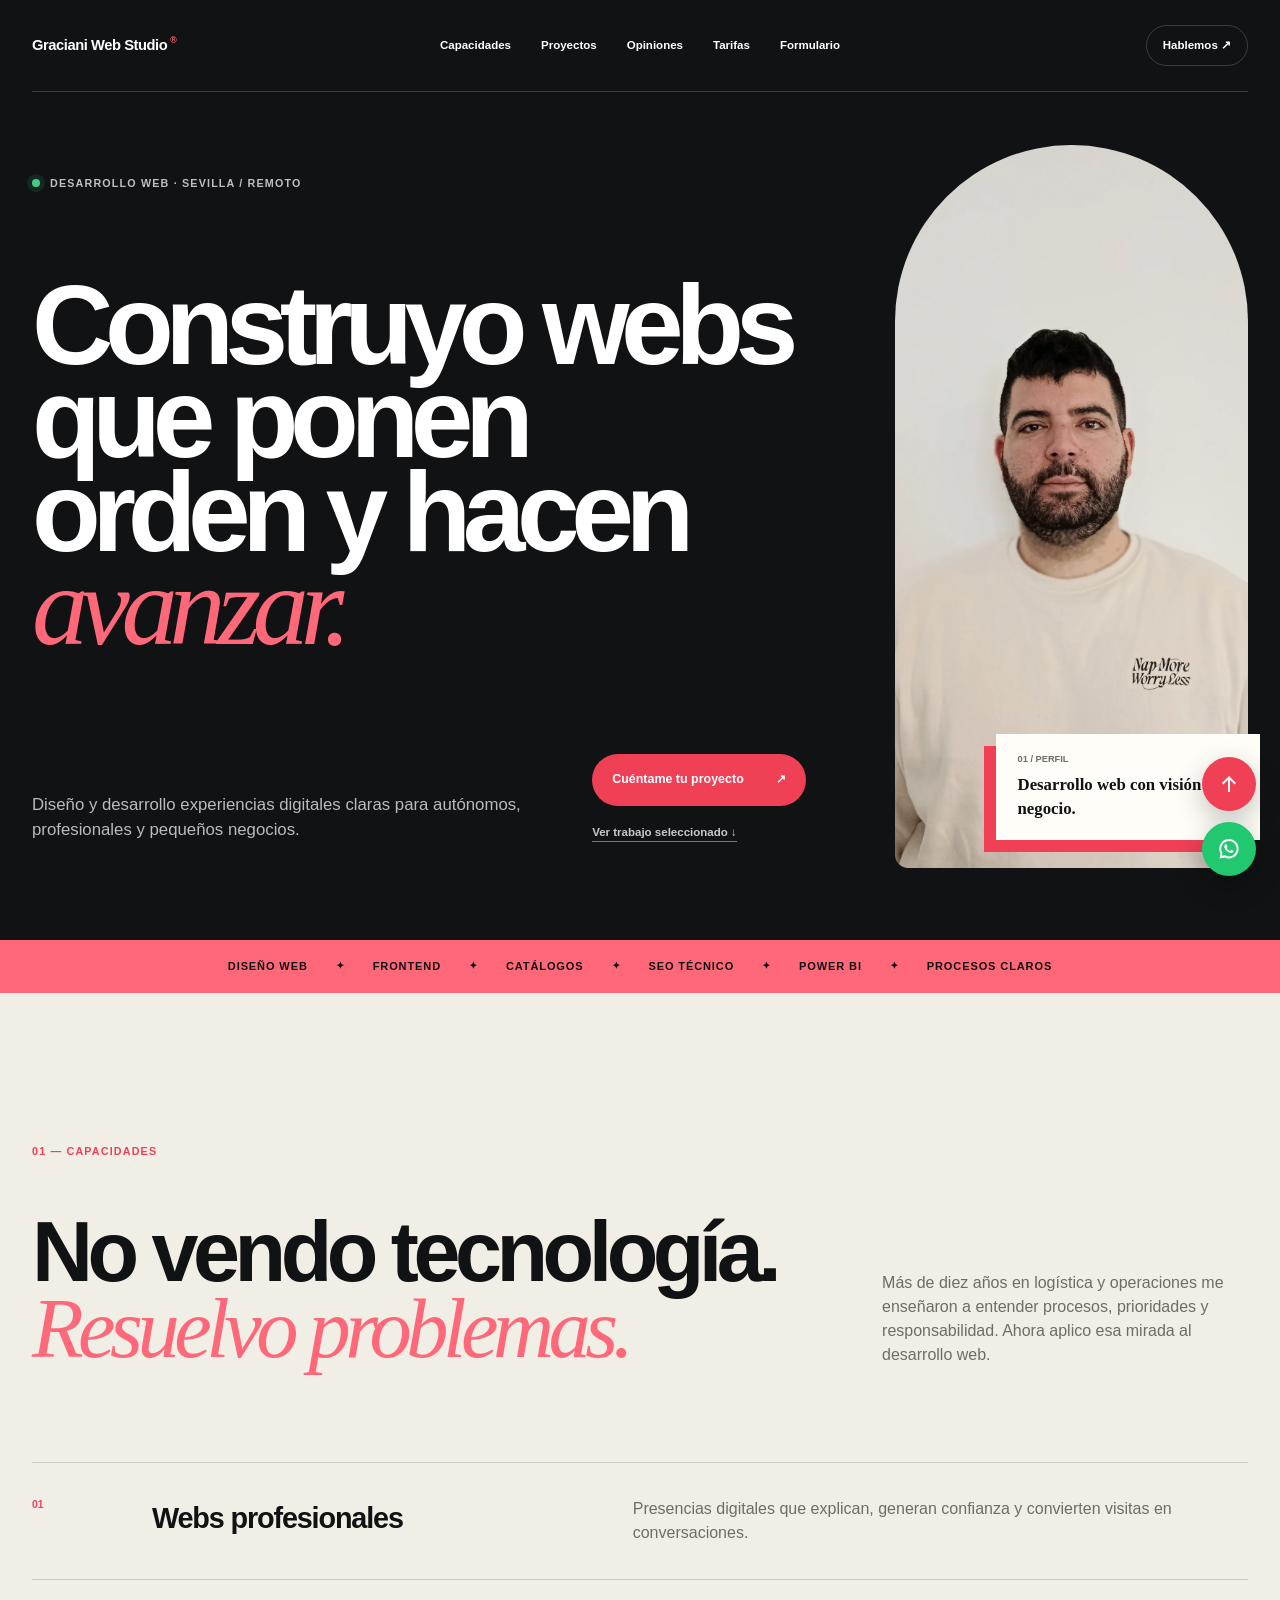
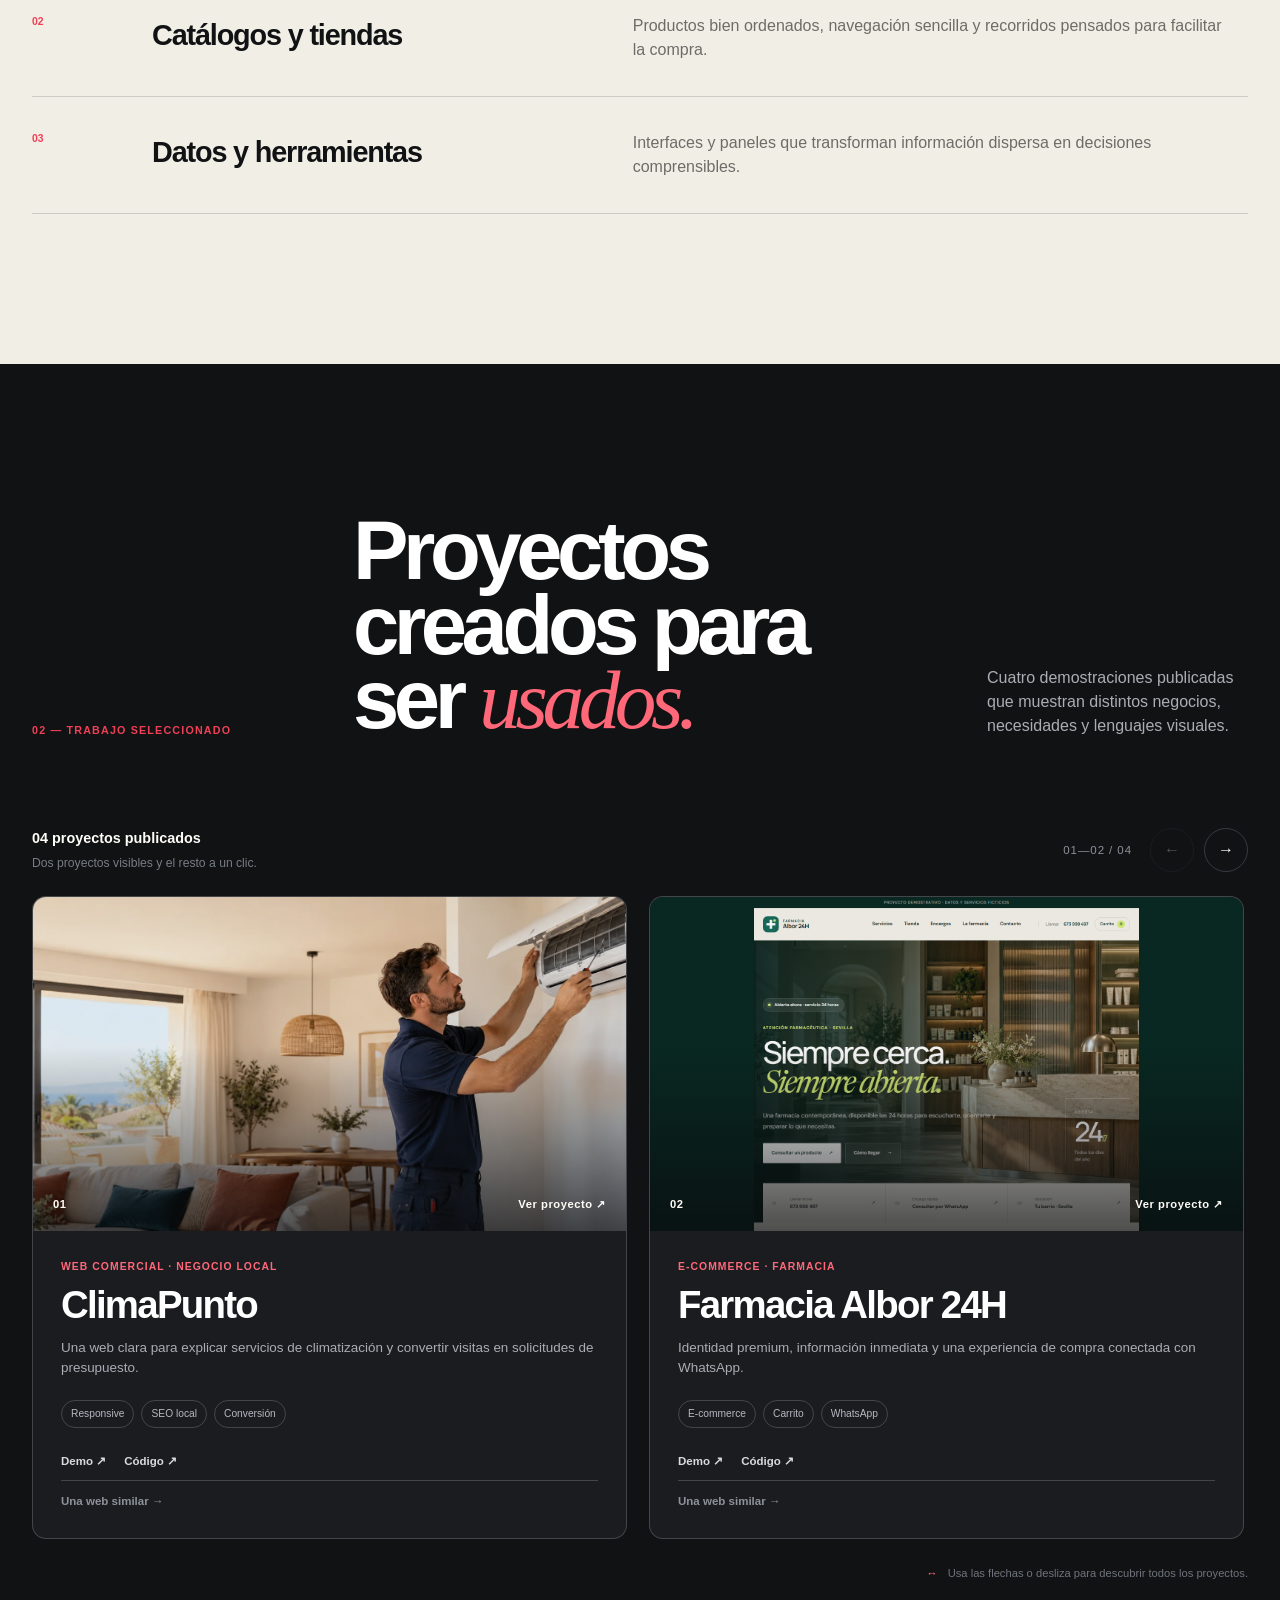
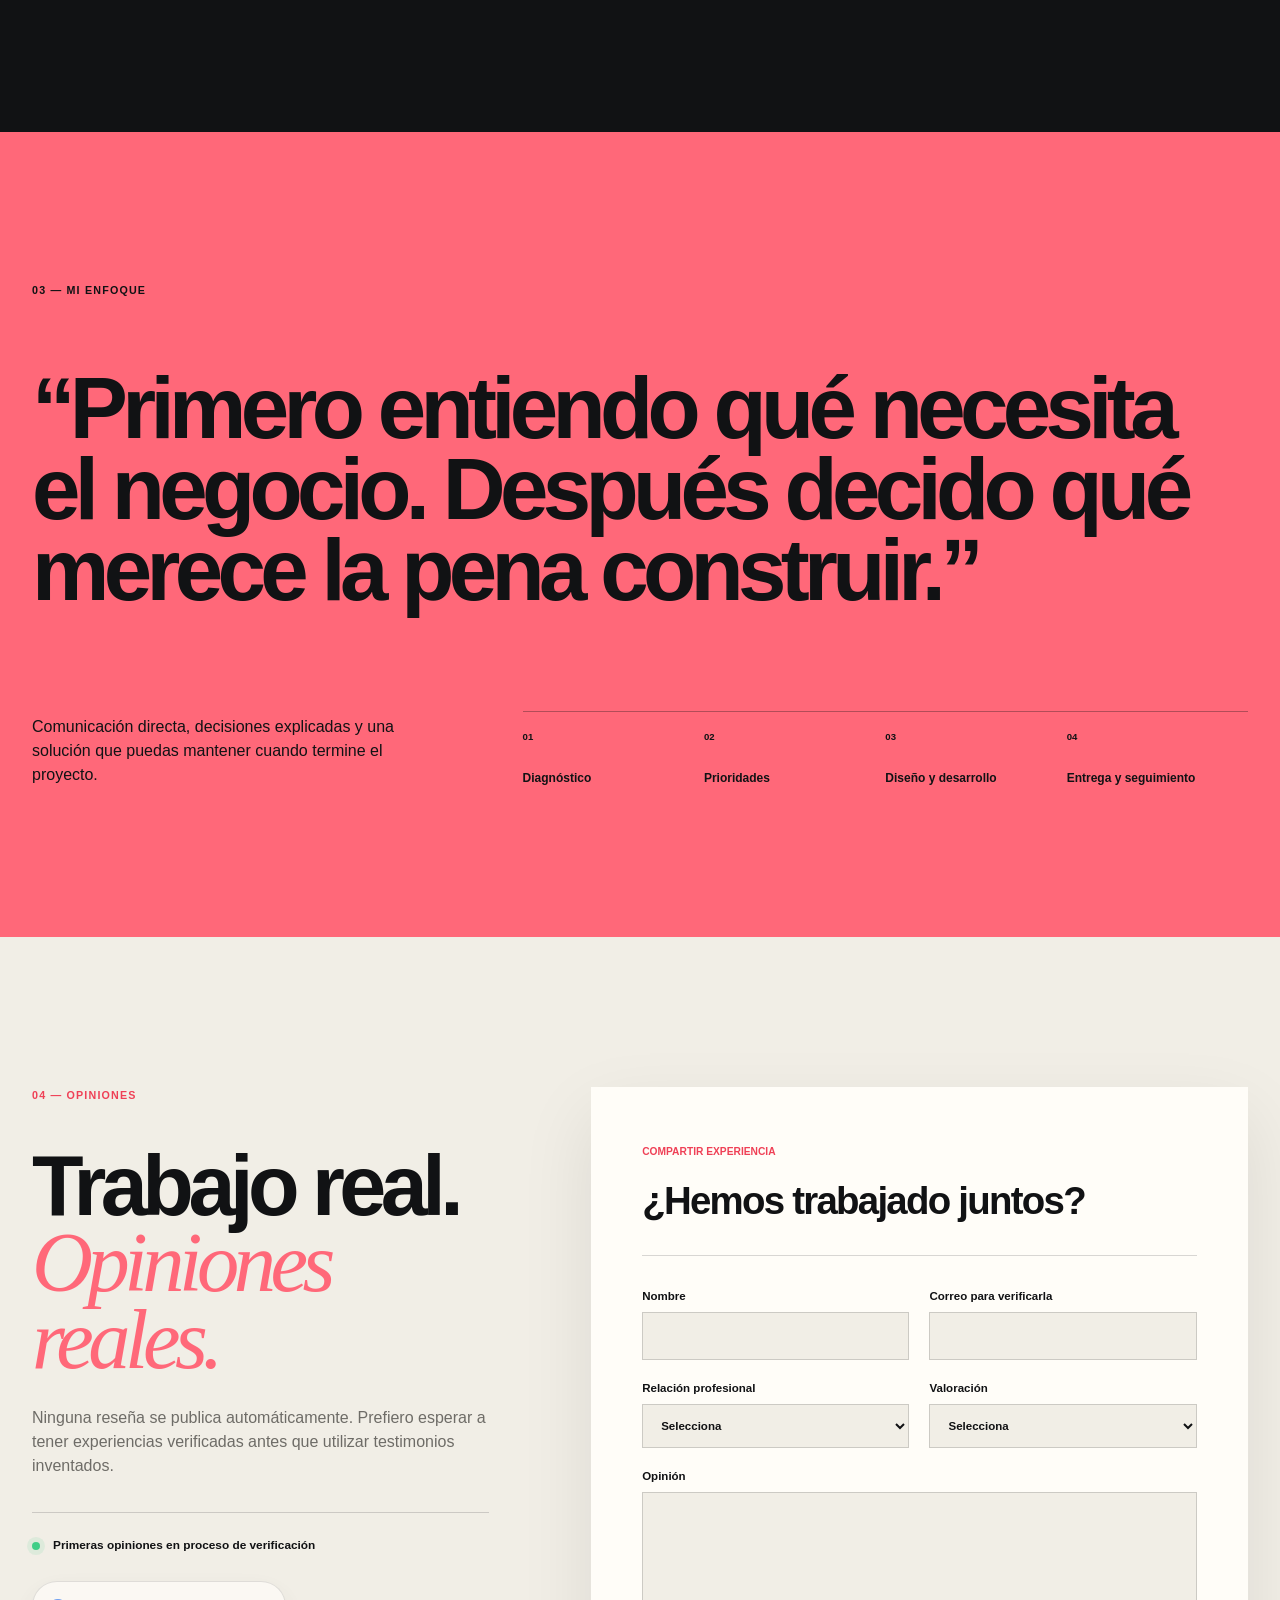
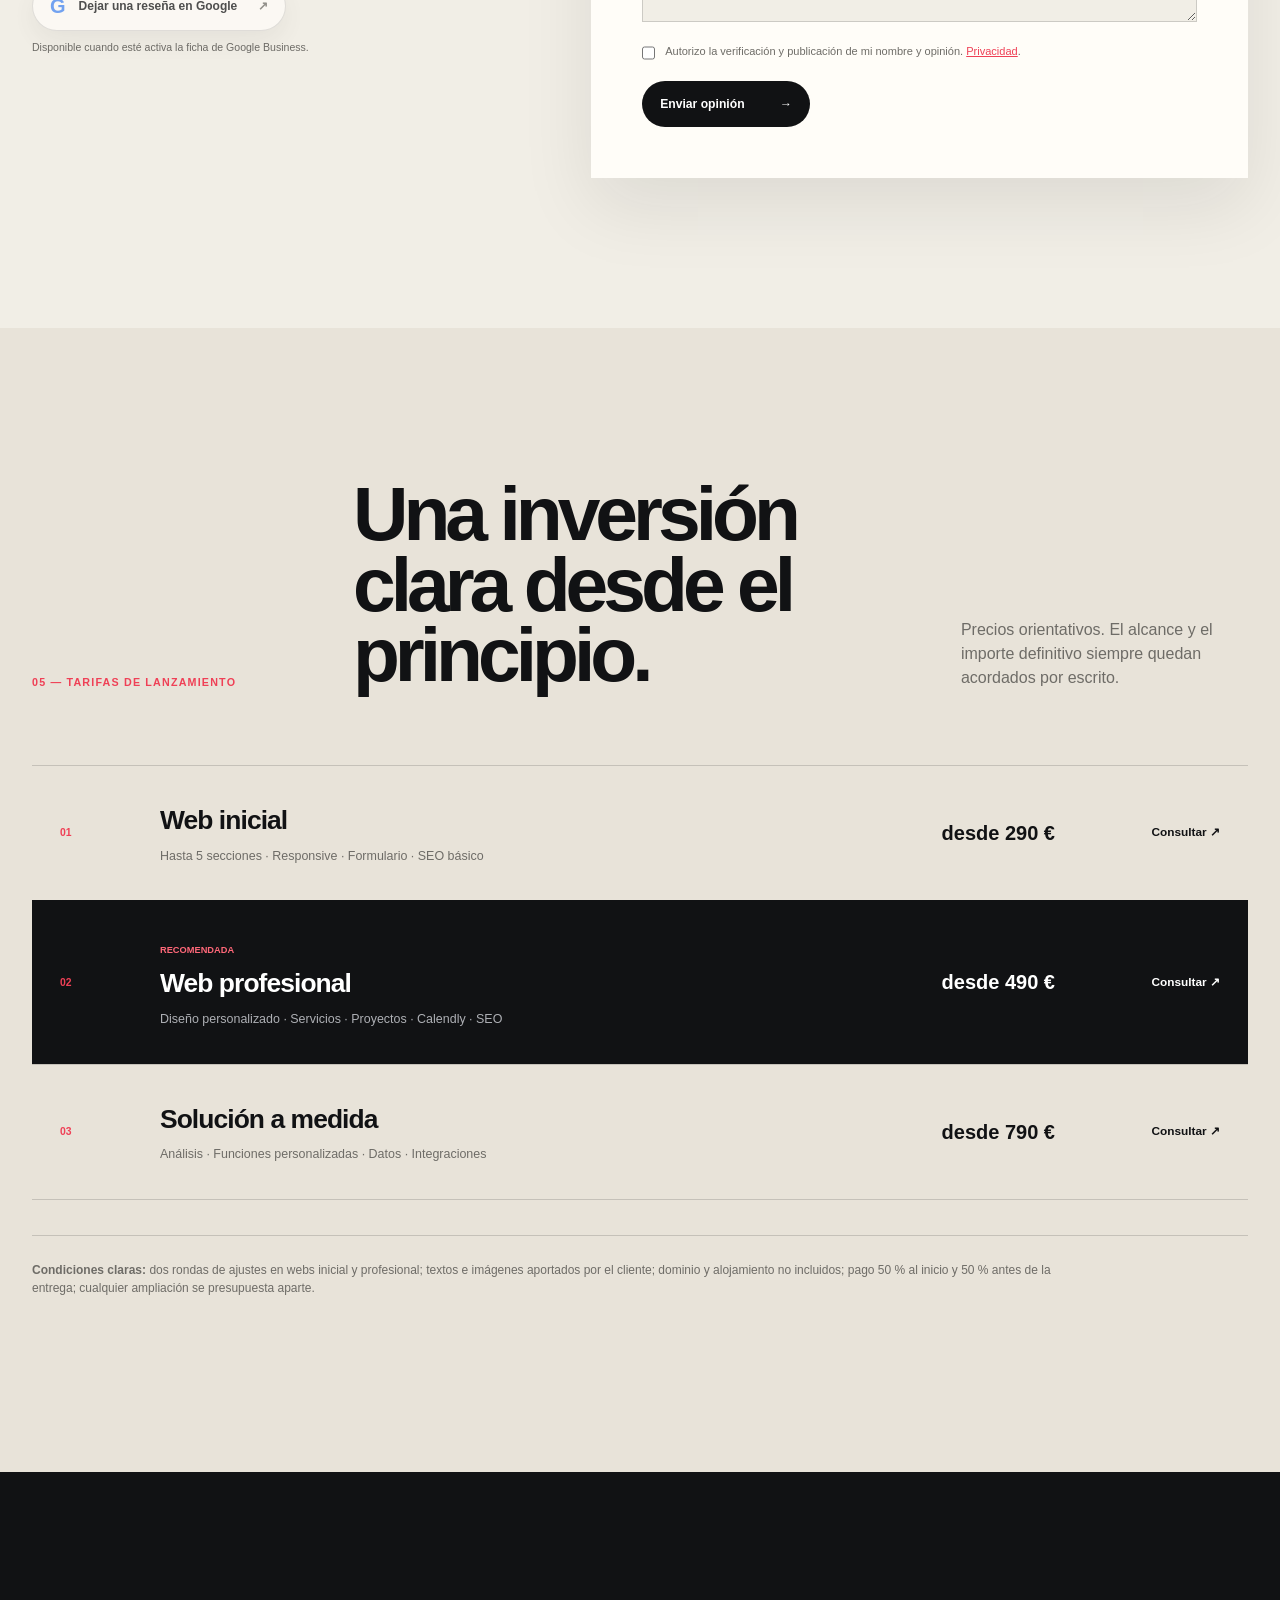
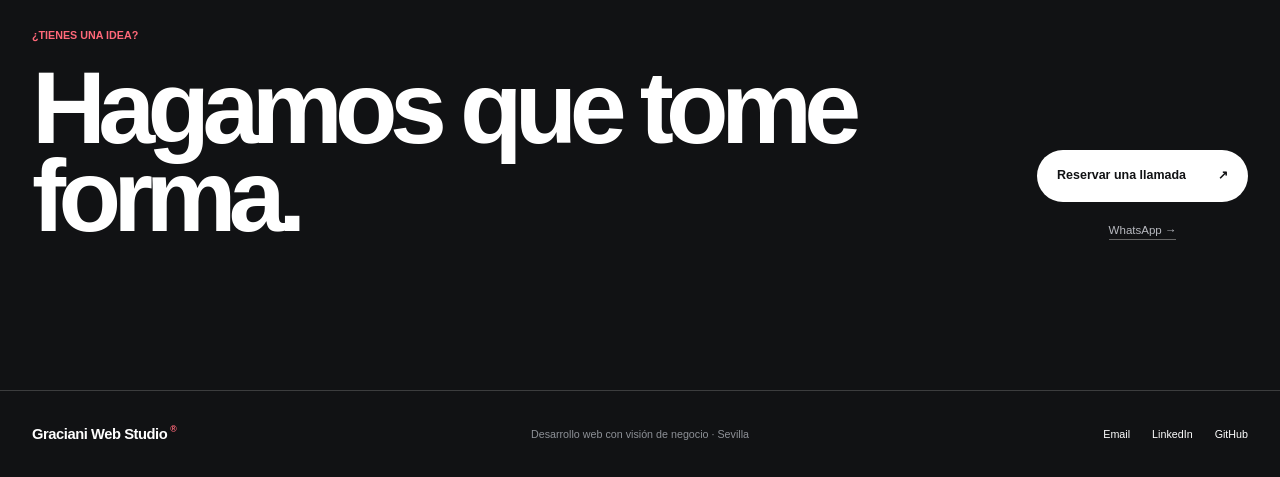
<file: index.html>
<!DOCTYPE html>
<html lang="es">
<head>
    <meta charset="UTF-8">
    <meta name="viewport" content="width=device-width, initial-scale=1.0">
    <meta name="description" content="Graciani Web Studio. Diseño y desarrollo web para negocios que quieren avanzar.">
    <meta name="theme-color" content="#111111">
    <link rel="icon" type="image/svg+xml" href="favicon.svg">
    <link rel="stylesheet" href="styles.css">
    <script src="js/projects.js" defer></script>
    <script src="js/floating-actions.js" defer></script>
    <script src="js/mobile-menu.js" defer></script>
    <title>Graciani Web Studio | Desarrollo web con criterio</title>
</head>
<body id="top">
    <header class="site-header">
        <a class="brand" href="#inicio">Graciani Web Studio<span>®</span></a>
        <nav class="main-nav" id="main-nav" aria-label="Navegación principal">
            <a href="#capacidades">Capacidades</a>
            <a href="#proyectos">Proyectos</a>
            <a href="#opiniones">Opiniones</a>
            <a href="#tarifas">Tarifas</a>
            <a href="formulario.html">Formulario</a>
        </nav>
        <button class="menu-toggle" type="button" aria-expanded="false" aria-controls="main-nav" aria-label="Abrir menú" data-menu-toggle>
            <span></span><span></span><span></span>
        </button>
        <a class="header-cta" href="https://calendly.com/graciani-web-studio/30min" target="_blank" rel="noopener noreferrer">Hablemos ↗</a>
    </header>

    <main>
        <section class="hero" id="inicio">
            <div class="hero-copy">
                <div class="eyebrow"><i></i> Desarrollo web · Sevilla / Remoto</div>
                <h1>Construyo webs que ponen orden y hacen <em>avanzar.</em></h1>
                <div class="hero-bottom">
                    <p>Diseño y desarrollo experiencias digitales claras para autónomos, profesionales y pequeños negocios.</p>
                    <div class="hero-actions">
                        <a class="button button-primary" href="https://calendly.com/graciani-web-studio/30min" target="_blank" rel="noopener noreferrer">Cuéntame tu proyecto <span>↗</span></a>
                        <a class="text-link" href="#proyectos">Ver trabajo seleccionado ↓</a>
                    </div>
                </div>
            </div>

            <div class="hero-visual">
                <div class="portrait-wrap">
                    <img src="imagenes/fernando.webp" alt="Fernando Graciani trabajando en desarrollo web" width="1500" height="2000">
                </div>
                <div class="portrait-caption">
                    <span>01 / Perfil</span>
                    <strong>Desarrollo web con visión de negocio.</strong>
                </div>
            </div>
        </section>

        <section class="ticker" aria-label="Especialidades">
            <div>
                <span>Diseño web</span><i>✦</i><span>Frontend</span><i>✦</i><span>Catálogos</span><i>✦</i><span>SEO técnico</span><i>✦</i><span>Power BI</span><i>✦</i><span>Procesos claros</span>
            </div>
        </section>

        <section class="section capabilities" id="capacidades">
            <div class="section-index">01 — Capacidades</div>
            <div class="capabilities-intro">
                <h2>No vendo tecnología.<br><em>Resuelvo problemas.</em></h2>
                <p>Más de diez años en logística y operaciones me enseñaron a entender procesos, prioridades y responsabilidad. Ahora aplico esa mirada al desarrollo web.</p>
            </div>
            <div class="capability-list">
                <article><span>01</span><h3>Webs profesionales</h3><p>Presencias digitales que explican, generan confianza y convierten visitas en conversaciones.</p></article>
                <article><span>02</span><h3>Catálogos y tiendas</h3><p>Productos bien ordenados, navegación sencilla y recorridos pensados para facilitar la compra.</p></article>
                <article><span>03</span><h3>Datos y herramientas</h3><p>Interfaces y paneles que transforman información dispersa en decisiones comprensibles.</p></article>
            </div>
        </section>

        <section class="work" id="proyectos">
            <div class="work-heading">
                <div class="section-index">02 — Trabajo seleccionado</div>
                <h2>Proyectos creados para ser <em>usados.</em></h2>
                <p>Cuatro demostraciones publicadas que muestran distintos negocios, necesidades y lenguajes visuales.</p>
            </div>

            <div class="project-gallery" data-project-gallery>
                <div class="project-gallery-toolbar">
                    <p><strong>04 proyectos publicados</strong><span>Dos proyectos visibles y el resto a un clic.</span></p>
                    <div class="project-gallery-navigation" aria-label="Navegación de proyectos">
                        <span class="project-counter" aria-live="polite">01—02 / 04</span>
                        <button class="project-arrow" type="button" data-project-previous aria-label="Ver proyectos anteriores">←</button>
                        <button class="project-arrow" type="button" data-project-next aria-label="Ver proyectos siguientes">→</button>
                    </div>
                </div>

                <div class="project-track" tabindex="0" aria-label="Galería de proyectos. Usa las flechas para desplazarte.">
                    <article class="project-card" data-project-card>
                        <a class="project-card-image" href="https://rottendnb.github.io/climapunto/" target="_blank" rel="noopener noreferrer">
                            <img src="assets/climapunto.webp" alt="Proyecto web ClimaPunto" loading="lazy" width="1944" height="810">
                            <span class="project-number">01</span><span class="project-open">Ver proyecto ↗</span>
                        </a>
                        <div class="project-card-content"><span class="project-type">Web comercial · Negocio local</span><h3>ClimaPunto</h3><p>Una web clara para explicar servicios de climatización y convertir visitas en solicitudes de presupuesto.</p><div class="project-tags"><span>Responsive</span><span>SEO local</span><span>Conversión</span></div><div class="project-actions"><a href="https://rottendnb.github.io/climapunto/" target="_blank" rel="noopener noreferrer">Demo ↗</a><a href="https://github.com/Rottendnb/climapunto" target="_blank" rel="noopener noreferrer">Código ↗</a><a href="mailto:fernandoga89@gmail.com?subject=Quiero%20una%20web%20como%20ClimaPunto">Una web similar →</a></div></div>
                    </article>

                    <article class="project-card project-card-albor" data-project-card>
                        <a class="project-card-image" href="https://rottendnb.github.io/Farmacia-Albor-24H/" target="_blank" rel="noopener noreferrer">
                            <img src="assets/farmacia-albor-24h.png" alt="Proyecto Farmacia Albor 24H" loading="lazy" width="1040" height="900">
                            <span class="project-number">02</span><span class="project-open">Ver proyecto ↗</span>
                        </a>
                        <div class="project-card-content"><span class="project-type">E-commerce · Farmacia</span><h3>Farmacia Albor 24H</h3><p>Identidad premium, información inmediata y una experiencia de compra conectada con WhatsApp.</p><div class="project-tags"><span>E-commerce</span><span>Carrito</span><span>WhatsApp</span></div><div class="project-actions"><a href="https://rottendnb.github.io/Farmacia-Albor-24H/" target="_blank" rel="noopener noreferrer">Demo ↗</a><a href="https://github.com/Rottendnb/Farmacia-Albor-24H" target="_blank" rel="noopener noreferrer">Código ↗</a><a href="mailto:fernandoga89@gmail.com?subject=Quiero%20una%20web%20como%20Farmacia%20Albor%2024H">Una web similar →</a></div></div>
                    </article>

                    <article class="project-card project-card-azahar" data-project-card>
                        <a class="project-card-image" href="https://rottendnb.github.io/Casa-Azahar/" target="_blank" rel="noopener noreferrer">
                            <img src="assets/casa-azahar.png" alt="Proyecto Casa Azahar" loading="lazy" width="1896" height="1024">
                            <span class="project-number">03</span><span class="project-open">Ver proyecto ↗</span>
                        </a>
                        <div class="project-card-content"><span class="project-type">Tienda online · Floristería</span><h3>Casa Azahar</h3><p>Una experiencia floral visual con catálogo, filtros, buscador y preparación del pedido.</p><div class="project-tags"><span>Catálogo</span><span>Filtros</span><span>Carrito</span></div><div class="project-actions"><a href="https://rottendnb.github.io/Casa-Azahar/" target="_blank" rel="noopener noreferrer">Demo ↗</a><a href="https://github.com/Rottendnb/Casa-Azahar" target="_blank" rel="noopener noreferrer">Código ↗</a><a href="mailto:fernandoga89@gmail.com?subject=Quiero%20una%20web%20como%20Casa%20Azahar">Una web similar →</a></div></div>
                    </article>

                    <article class="project-card project-card-nexo" data-project-card>
                        <a class="project-card-image" href="https://rottendnb.github.io/NEXO-Grow-Supply/" target="_blank" rel="noopener noreferrer">
                            <img src="assets/nexo-grow-supply.png" alt="Proyecto NEXO Grow Supply" loading="lazy" width="2048" height="1024">
                            <span class="project-number">04</span><span class="project-open">Ver proyecto ↗</span>
                        </a>
                        <div class="project-card-content"><span class="project-type">E-commerce conceptual · +18</span><h3>NEXO / Grow Supply</h3><p>Una tienda de identidad industrial con catálogo filtrable, control de edad y carrito demostrativo.</p><div class="project-tags"><span>Identidad</span><span>Filtros</span><span>Carrito</span></div><div class="project-actions"><a href="https://rottendnb.github.io/NEXO-Grow-Supply/" target="_blank" rel="noopener noreferrer">Demo ↗</a><a href="https://github.com/Rottendnb/NEXO-Grow-Supply" target="_blank" rel="noopener noreferrer">Código ↗</a><a href="mailto:fernandoga89@gmail.com?subject=Quiero%20una%20web%20como%20NEXO%20Grow%20Supply">Una web similar →</a></div></div>
                    </article>
                </div>
                <p class="project-gallery-hint"><span aria-hidden="true">↔</span> Usa las flechas o desliza para descubrir todos los proyectos.</p>
            </div>
        </section>

        <section class="manifesto">
            <div class="section-index">03 — Mi enfoque</div>
            <blockquote>“Primero entiendo qué necesita el negocio. Después decido qué merece la pena construir.”</blockquote>
            <div class="manifesto-bottom">
                <p>Comunicación directa, decisiones explicadas y una solución que puedas mantener cuando termine el proyecto.</p>
                <ol><li><span>01</span> Diagnóstico</li><li><span>02</span> Prioridades</li><li><span>03</span> Diseño y desarrollo</li><li><span>04</span> Entrega y seguimiento</li></ol>
            </div>
        </section>

        <section class="section reviews" id="opiniones">
            <div class="reviews-copy">
                <div class="section-index">04 — Opiniones</div>
                <h2>Trabajo real.<br><em>Opiniones reales.</em></h2>
                <p>Ninguna reseña se publica automáticamente. Prefiero esperar a tener experiencias verificadas antes que utilizar testimonios inventados.</p>
                <div class="review-status"><i></i><span>Primeras opiniones en proceso de verificación</span></div>
                <div class="google-review-cta">
                    <button class="google-review-button" type="button" disabled aria-describedby="google-review-note">
                        <span class="google-g" aria-hidden="true">G</span>
                        <span>Dejar una reseña en Google</span>
                        <span aria-hidden="true">↗</span>
                    </button>
                    <p id="google-review-note">Disponible cuando esté activa la ficha de Google Business.</p>
                </div>
            </div>

            <form class="review-form" action="https://formspree.io/f/xwlvozgk" method="POST">
                <input type="hidden" name="_subject" value="Nueva opinión para Graciani Web Studio">
                <input class="honeypot" type="text" name="_gotcha" tabindex="-1" autocomplete="off" aria-hidden="true">
                <div class="form-heading"><span>Compartir experiencia</span><h3>¿Hemos trabajado juntos?</h3></div>
                <div class="form-grid">
                    <label><span>Nombre</span><input type="text" name="nombre" autocomplete="name" required></label>
                    <label><span>Correo para verificarla</span><input type="email" name="email" autocomplete="email" required></label>
                    <label><span>Relación profesional</span><select name="relacion_profesional" required><option value="" selected disabled>Selecciona</option><option>Cliente</option><option>Colaboración profesional</option><option>Compañero/a de trabajo</option><option>Formación o estudios</option></select></label>
                    <label><span>Valoración</span><select name="valoracion" required><option value="" selected disabled>Selecciona</option><option>5 estrellas</option><option>4 estrellas</option><option>3 estrellas</option><option>2 estrellas</option><option>1 estrella</option></select></label>
                    <label class="form-wide"><span>Opinión</span><textarea name="opinion" minlength="20" maxlength="800" required></textarea></label>
                </div>
                <label class="consent"><input type="checkbox" name="autorizacion_publicacion" value="Sí" required><span>Autorizo la verificación y publicación de mi nombre y opinión. <a href="privacidad.html">Privacidad</a>.</span></label>
                <button type="submit">Enviar opinión <span>→</span></button>
            </form>
        </section>

        <section class="pricing" id="tarifas">
            <div class="pricing-heading"><div class="section-index">05 — Tarifas de lanzamiento</div><h2>Una inversión clara desde el principio.</h2><p>Precios orientativos. El alcance y el importe definitivo siempre quedan acordados por escrito.</p></div>
            <div class="price-list">
                <article><span>01</span><div><h3>Web inicial</h3><p>Hasta 5 secciones · Responsive · Formulario · SEO básico</p></div><strong>desde 290 €</strong><a href="formulario.html?servicio=web-inicial">Consultar ↗</a></article>
                <article class="featured"><span>02</span><div><small>Recomendada</small><h3>Web profesional</h3><p>Diseño personalizado · Servicios · Proyectos · Calendly · SEO</p></div><strong>desde 490 €</strong><a href="formulario.html?servicio=web-profesional">Consultar ↗</a></article>
                <article><span>03</span><div><h3>Solución a medida</h3><p>Análisis · Funciones personalizadas · Datos · Integraciones</p></div><strong>desde 790 €</strong><a href="formulario.html?servicio=solucion-medida">Consultar ↗</a></article>
            </div>
            <div class="terms"><p><strong>Condiciones claras:</strong> dos rondas de ajustes en webs inicial y profesional; textos e imágenes aportados por el cliente; dominio y alojamiento no incluidos; pago 50 % al inicio y 50 % antes de la entrega; cualquier ampliación se presupuesta aparte.</p></div>
        </section>

        <section class="closing">
            <div><span>¿Tienes una idea?</span><h2>Hagamos que tome forma.</h2></div>
            <div class="closing-actions"><a class="button button-light" href="https://calendly.com/graciani-web-studio/30min" target="_blank" rel="noopener noreferrer">Reservar una llamada <span>↗</span></a><a href="https://wa.me/34673998497?text=Hola%20Fernando%2C%20he%20visto%20tu%20portfolio%20y%20quiero%20hablar%20sobre%20un%20proyecto." target="_blank" rel="noopener noreferrer">WhatsApp →</a></div>
        </section>
    </main>

    <aside class="floating-actions" aria-label="Accesos rápidos">
        <a class="floating-action floating-whatsapp" href="https://wa.me/34673998497?text=Hola%20Fernando%2C%20he%20visto%20tu%20portfolio%20y%20quiero%20hablar%20sobre%20un%20proyecto." target="_blank" rel="noopener noreferrer" aria-label="Escribirme por WhatsApp" title="WhatsApp">
            <svg viewBox="0 0 24 24" aria-hidden="true"><path d="M12 2a9.7 9.7 0 0 0-8.35 14.64L2.4 21.6l5.08-1.2A9.73 9.73 0 1 0 12 2Zm0 17.45a7.7 7.7 0 0 1-3.94-1.08l-.37-.22-3.02.71.76-2.93-.24-.38A7.72 7.72 0 1 1 12 19.45Zm4.23-5.77c-.23-.12-1.37-.68-1.58-.75-.21-.08-.37-.12-.52.11-.16.24-.6.75-.74.9-.14.16-.27.18-.5.06-.24-.12-1-.37-1.9-1.17a7.1 7.1 0 0 1-1.31-1.63c-.14-.24-.02-.36.1-.48l.35-.41c.12-.14.16-.24.24-.4.07-.15.03-.29-.02-.4-.06-.12-.52-1.27-.72-1.74-.19-.45-.38-.39-.52-.4h-.44c-.16 0-.4.05-.61.29-.21.23-.8.78-.8 1.91 0 1.12.82 2.21.93 2.36.12.16 1.61 2.46 3.9 3.45.55.24.97.38 1.3.48.55.17 1.04.15 1.44.09.44-.07 1.37-.56 1.56-1.1.2-.55.2-1.02.14-1.11-.06-.1-.21-.16-.45-.28Z"/></svg>
        </a>
        <a class="floating-action floating-top" href="#top" aria-label="Volver al principio de la página" title="Volver arriba" data-back-to-top hidden>
            <svg viewBox="0 0 24 24" aria-hidden="true"><path d="m12 4-7 7 1.4 1.4 4.6-4.58V20h2V7.82l4.6 4.58L19 11l-7-7Z"/></svg>
        </a>
    </aside>

    <footer>
        <a class="brand" href="#inicio">Graciani Web Studio<span>®</span></a>
        <p>Desarrollo web con visión de negocio · Sevilla</p>
        <div><a href="mailto:fernandoga89@gmail.com">Email</a><a href="https://www.linkedin.com/in/fernando-graciani-aguirre-aa68b71b0/" target="_blank" rel="noopener noreferrer">LinkedIn</a><a href="https://github.com/Rottendnb" target="_blank" rel="noopener noreferrer">GitHub</a></div>
    </footer>
</body>
</html>
</file>
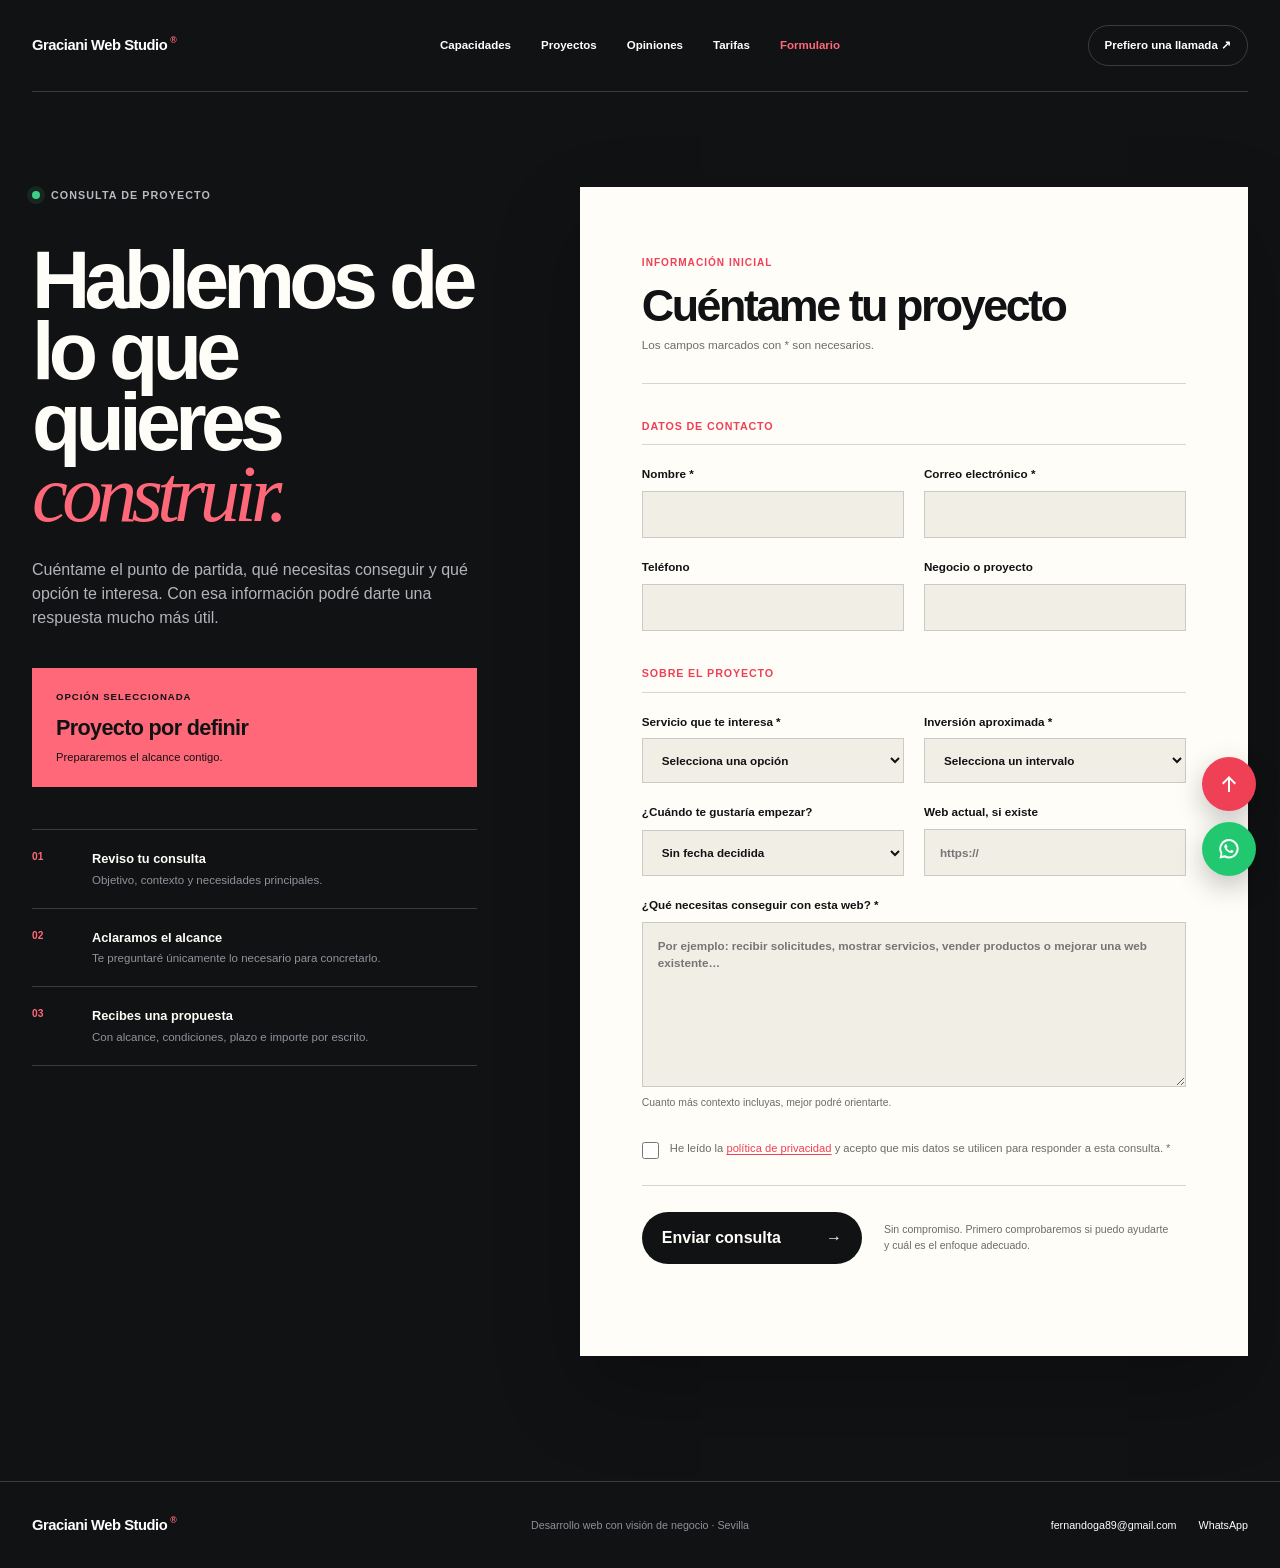
<file: formulario.html>
<!DOCTYPE html>
<html lang="es">
<head>
    <meta charset="UTF-8">
    <meta name="viewport" content="width=device-width, initial-scale=1.0">
    <meta name="description" content="Cuéntame tu proyecto web y recibe una propuesta adaptada a tus objetivos.">
    <meta name="theme-color" content="#111214">
    <link rel="icon" type="image/svg+xml" href="favicon.svg">
    <link rel="stylesheet" href="styles.css">
    <link rel="stylesheet" href="formulario.css">
    <script src="js/formulario.js" defer></script>
    <script src="js/floating-actions.js" defer></script>
    <script src="js/form-submit.js" defer></script>
    <title>Cuéntame tu proyecto | Graciani Web Studio</title>
</head>
<body class="form-page" id="top">
    <header class="site-header form-header">
        <a class="brand" href="index.html">Graciani Web Studio<span>®</span></a>
        <nav aria-label="Navegación principal">
            <a href="index.html#capacidades">Capacidades</a>
            <a href="index.html#proyectos">Proyectos</a>
            <a href="index.html#opiniones">Opiniones</a>
            <a href="index.html#tarifas">Tarifas</a>
            <a class="current" href="formulario.html" aria-current="page">Formulario</a>
        </nav>
        <a class="header-cta" href="https://calendly.com/graciani-web-studio/30min" target="_blank" rel="noopener noreferrer">Prefiero una llamada ↗</a>
    </header>

    <main class="contact-page">
        <section class="contact-intro">
            <div class="contact-kicker"><i></i> Consulta de proyecto</div>
            <h1>Hablemos de lo que quieres <em>construir.</em></h1>
            <p>Cuéntame el punto de partida, qué necesitas conseguir y qué opción te interesa. Con esa información podré darte una respuesta mucho más útil.</p>

            <div class="selected-service">
                <span>Opción seleccionada</span>
                <strong data-selected-service>Proyecto por definir</strong>
                <small data-selected-price>Prepararemos el alcance contigo.</small>
            </div>

            <ol class="contact-steps">
                <li><span>01</span><div><strong>Reviso tu consulta</strong><p>Objetivo, contexto y necesidades principales.</p></div></li>
                <li><span>02</span><div><strong>Aclaramos el alcance</strong><p>Te preguntaré únicamente lo necesario para concretarlo.</p></div></li>
                <li><span>03</span><div><strong>Recibes una propuesta</strong><p>Con alcance, condiciones, plazo e importe por escrito.</p></div></li>
            </ol>
        </section>

        <section class="contact-panel" aria-labelledby="form-title">
            <div class="contact-form-heading">
                <span>Información inicial</span>
                <h2 id="form-title">Cuéntame tu proyecto</h2>
                <p>Los campos marcados con * son necesarios.</p>
            </div>

            <form class="project-form" action="https://formspree.io/f/xwlvozgk" method="POST" data-project-form>
                <input type="hidden" name="_subject" value="Nueva consulta de presupuesto desde el portfolio" data-form-subject>
                <input type="hidden" name="origen" value="Página de tarifas del portfolio">
                <input class="honeypot" type="text" name="_gotcha" tabindex="-1" autocomplete="off" aria-hidden="true">

                <fieldset>
                    <legend>Datos de contacto</legend>
                    <div class="project-form-grid">
                        <label><span>Nombre *</span><input type="text" name="nombre" autocomplete="name" required></label>
                        <label><span>Correo electrónico *</span><input type="email" name="email" autocomplete="email" required></label>
                        <label><span>Teléfono</span><input type="tel" name="telefono" autocomplete="tel" inputmode="tel"></label>
                        <label><span>Negocio o proyecto</span><input type="text" name="negocio" autocomplete="organization"></label>
                    </div>
                </fieldset>

                <fieldset>
                    <legend>Sobre el proyecto</legend>
                    <div class="project-form-grid">
                        <label>
                            <span>Servicio que te interesa *</span>
                            <select name="servicio" required data-service-select>
                                <option value="" selected disabled>Selecciona una opción</option>
                                <option value="Web inicial">Web inicial — desde 290 €</option>
                                <option value="Web profesional">Web profesional — desde 490 €</option>
                                <option value="Solución a medida">Solución a medida — desde 790 €</option>
                                <option value="No lo tengo claro">No lo tengo claro todavía</option>
                            </select>
                        </label>
                        <label>
                            <span>Inversión aproximada *</span>
                            <select name="presupuesto" required>
                                <option value="" selected disabled>Selecciona un intervalo</option>
                                <option>290 € — 490 €</option>
                                <option>490 € — 790 €</option>
                                <option>790 € — 1.500 €</option>
                                <option>Más de 1.500 €</option>
                                <option>Necesito orientación</option>
                            </select>
                        </label>
                        <label>
                            <span>¿Cuándo te gustaría empezar?</span>
                            <select name="fecha_inicio">
                                <option value="" selected>Sin fecha decidida</option>
                                <option>Lo antes posible</option>
                                <option>Durante el próximo mes</option>
                                <option>En los próximos 2–3 meses</option>
                                <option>Solo estoy valorando opciones</option>
                            </select>
                        </label>
                        <label><span>Web actual, si existe</span><input type="url" name="web_actual" inputmode="url" placeholder="https://"></label>
                        <label class="project-form-wide"><span>¿Qué necesitas conseguir con esta web? *</span><textarea name="objetivo" minlength="30" maxlength="1500" placeholder="Por ejemplo: recibir solicitudes, mostrar servicios, vender productos o mejorar una web existente…" required></textarea><small>Cuanto más contexto incluyas, mejor podré orientarte.</small></label>
                    </div>
                </fieldset>

                <label class="project-consent">
                    <input type="checkbox" name="consentimiento" value="Aceptado" required>
                    <span>He leído la <a href="privacidad.html" target="_blank">política de privacidad</a> y acepto que mis datos se utilicen para responder a esta consulta. *</span>
                </label>

                <div class="project-submit">
                    <button type="submit" data-submit-button><span data-submit-label>Enviar consulta</span> <span>→</span></button>
                    <p>Sin compromiso. Primero comprobaremos si puedo ayudarte y cuál es el enfoque adecuado.</p>
                </div>
                <p class="form-status" role="status" aria-live="polite" data-form-status></p>
            </form>
        </section>
    </main>

    <aside class="floating-actions" aria-label="Accesos rápidos">
        <a class="floating-action floating-whatsapp" href="https://wa.me/34673998497?text=Hola%20Fernando%2C%20quiero%20consultarte%20un%20proyecto%20web." target="_blank" rel="noopener noreferrer" aria-label="Escribirme por WhatsApp" title="WhatsApp">
            <svg viewBox="0 0 24 24" aria-hidden="true"><path d="M12 2a9.7 9.7 0 0 0-8.35 14.64L2.4 21.6l5.08-1.2A9.73 9.73 0 1 0 12 2Zm0 17.45a7.7 7.7 0 0 1-3.94-1.08l-.37-.22-3.02.71.76-2.93-.24-.38A7.72 7.72 0 1 1 12 19.45Zm4.23-5.77c-.23-.12-1.37-.68-1.58-.75-.21-.08-.37-.12-.52.11-.16.24-.6.75-.74.9-.14.16-.27.18-.5.06-.24-.12-1-.37-1.9-1.17a7.1 7.1 0 0 1-1.31-1.63c-.14-.24-.02-.36.1-.48l.35-.41c.12-.14.16-.24.24-.4.07-.15.03-.29-.02-.4-.06-.12-.52-1.27-.72-1.74-.19-.45-.38-.39-.52-.4h-.44c-.16 0-.4.05-.61.29-.21.23-.8.78-.8 1.91 0 1.12.82 2.21.93 2.36.12.16 1.61 2.46 3.9 3.45.55.24.97.38 1.3.48.55.17 1.04.15 1.44.09.44-.07 1.37-.56 1.56-1.1.2-.55.2-1.02.14-1.11-.06-.1-.21-.16-.45-.28Z"/></svg>
        </a>
        <a class="floating-action floating-top" href="#top" aria-label="Volver al principio de la página" title="Volver arriba" data-back-to-top hidden>
            <svg viewBox="0 0 24 24" aria-hidden="true"><path d="m12 4-7 7 1.4 1.4 4.6-4.58V20h2V7.82l4.6 4.58L19 11l-7-7Z"/></svg>
        </a>
    </aside>

    <footer class="form-footer">
        <a class="brand" href="index.html">Graciani Web Studio<span>®</span></a>
        <p>Desarrollo web con visión de negocio · Sevilla</p>
        <div><a href="mailto:fernandoga89@gmail.com">fernandoga89@gmail.com</a><a href="https://wa.me/34673998497" target="_blank" rel="noopener noreferrer">WhatsApp</a></div>
    </footer>
</body>
</html>
</file>
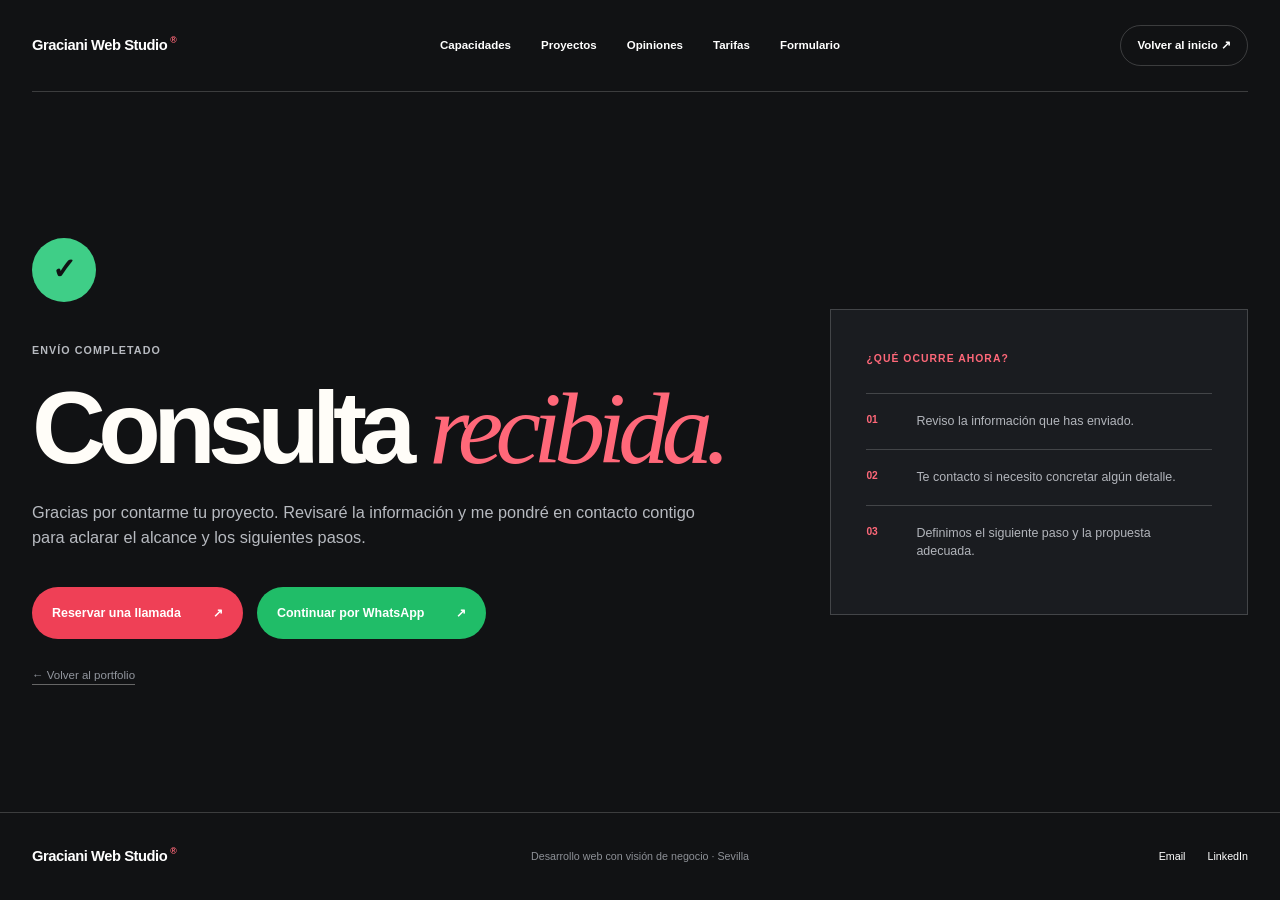
<file: gracias.html>
<!DOCTYPE html>
<html lang="es">
<head>
    <meta charset="UTF-8">
    <meta name="viewport" content="width=device-width, initial-scale=1.0">
    <meta name="description" content="Tu consulta ha sido enviada correctamente a Graciani Web Studio.">
    <meta name="robots" content="noindex, follow">
    <meta name="theme-color" content="#111214">
    <link rel="icon" type="image/svg+xml" href="favicon.svg">
    <link rel="stylesheet" href="styles.css">
    <link rel="stylesheet" href="formulario.css">
    <link rel="stylesheet" href="gracias.css">
    <title>Consulta recibida | Graciani Web Studio</title>
</head>
<body class="thanks-page">
    <header class="site-header form-header thanks-header">
        <a class="brand" href="index.html">Graciani Web Studio<span>®</span></a>
        <nav aria-label="Navegación principal">
            <a href="index.html#capacidades">Capacidades</a>
            <a href="index.html#proyectos">Proyectos</a>
            <a href="index.html#opiniones">Opiniones</a>
            <a href="index.html#tarifas">Tarifas</a>
            <a href="formulario.html">Formulario</a>
        </nav>
        <a class="header-cta" href="index.html">Volver al inicio ↗</a>
    </header>

    <main class="thanks-main">
        <section class="thanks-card">
            <div class="thanks-check" aria-hidden="true">✓</div>
            <span class="thanks-kicker">Envío completado</span>
            <h1>Consulta <em>recibida.</em></h1>
            <p>Gracias por contarme tu proyecto. Revisaré la información y me pondré en contacto contigo para aclarar el alcance y los siguientes pasos.</p>
            <div class="thanks-actions">
                <a class="button button-primary" href="https://calendly.com/graciani-web-studio/30min" target="_blank" rel="noopener noreferrer">Reservar una llamada <span>↗</span></a>
                <a class="button thanks-whatsapp" href="https://wa.me/34673998497?text=Hola%20Fernando%2C%20acabo%20de%20enviar%20el%20formulario%20de%20mi%20proyecto." target="_blank" rel="noopener noreferrer">Continuar por WhatsApp <span>↗</span></a>
            </div>
            <a class="thanks-home" href="index.html">← Volver al portfolio</a>
        </section>

        <aside class="thanks-next">
            <span>¿Qué ocurre ahora?</span>
            <ol>
                <li><strong>01</strong><p>Reviso la información que has enviado.</p></li>
                <li><strong>02</strong><p>Te contacto si necesito concretar algún detalle.</p></li>
                <li><strong>03</strong><p>Definimos el siguiente paso y la propuesta adecuada.</p></li>
            </ol>
        </aside>
    </main>

    <footer class="form-footer">
        <a class="brand" href="index.html">Graciani Web Studio<span>®</span></a>
        <p>Desarrollo web con visión de negocio · Sevilla</p>
        <div><a href="mailto:fernandoga89@gmail.com">Email</a><a href="https://www.linkedin.com/in/fernando-graciani-aguirre-aa68b71b0/" target="_blank" rel="noopener noreferrer">LinkedIn</a></div>
    </footer>
</body>
</html>
</file>
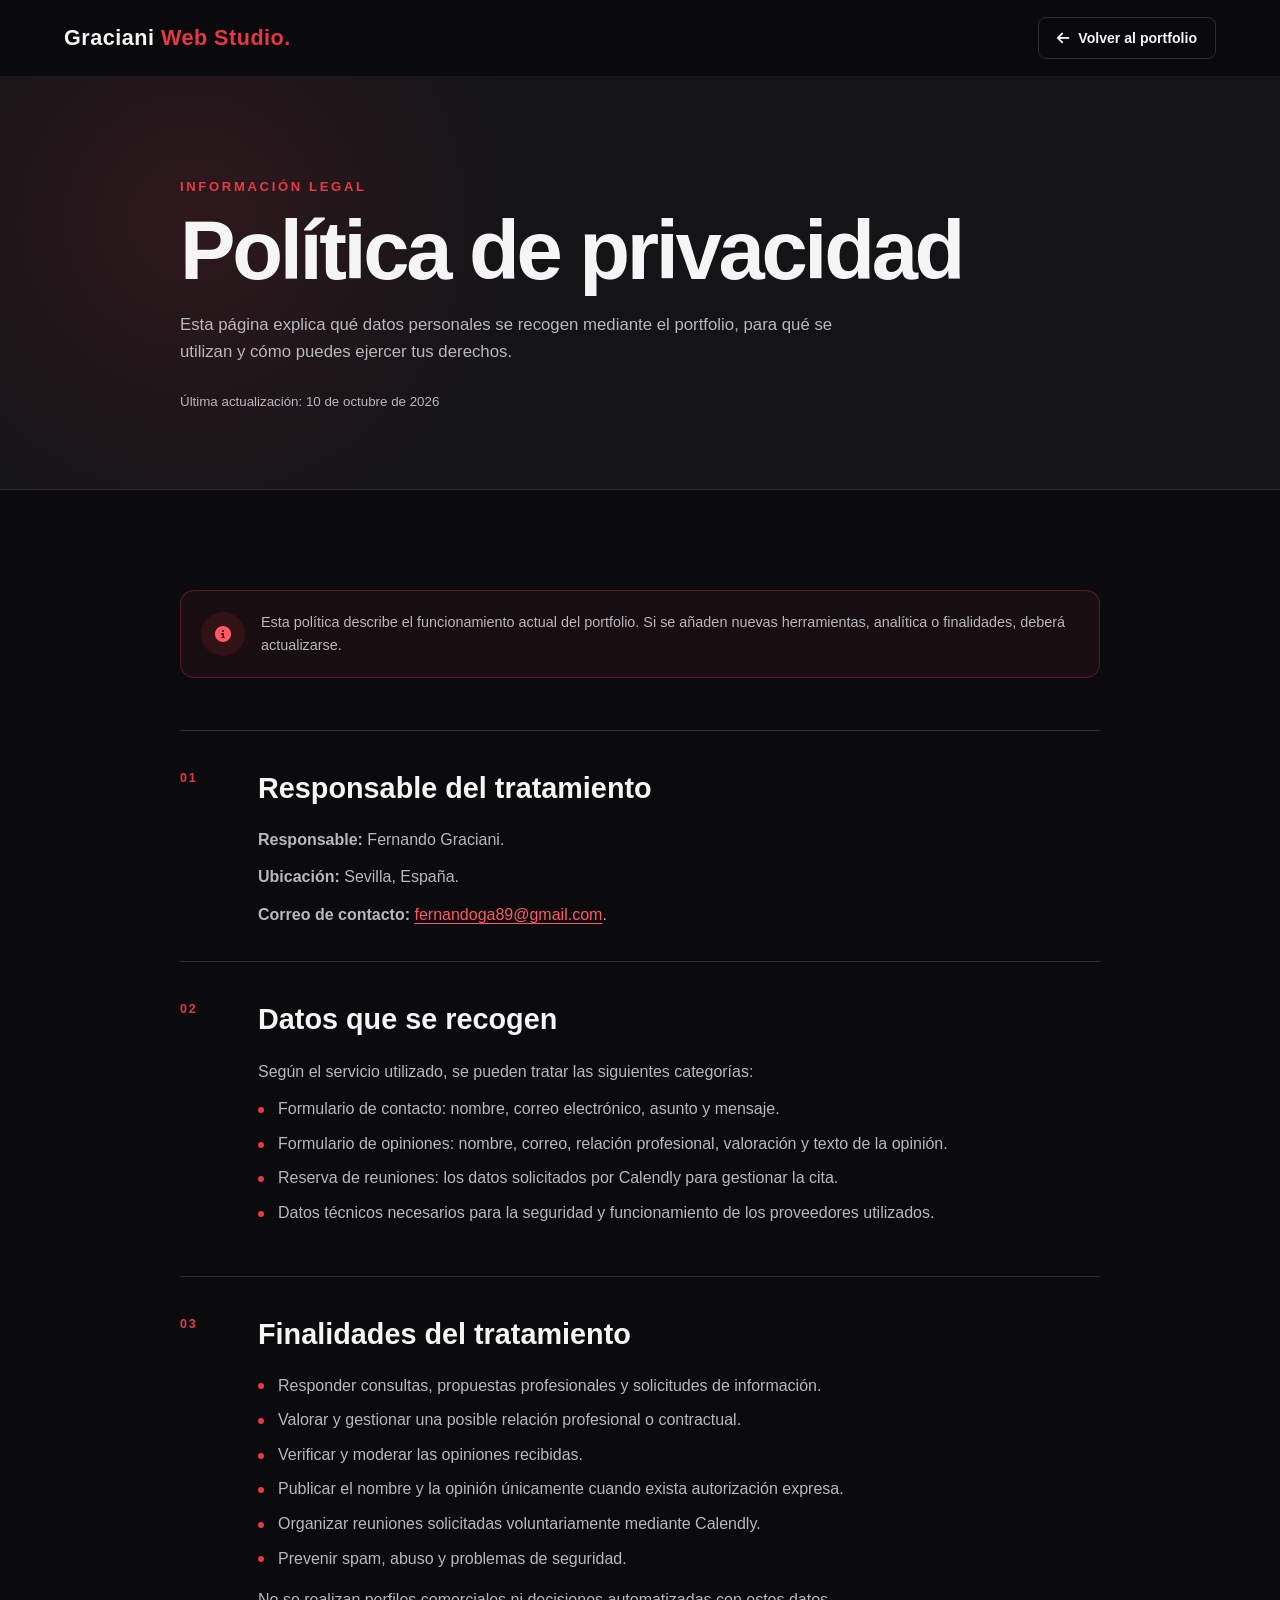
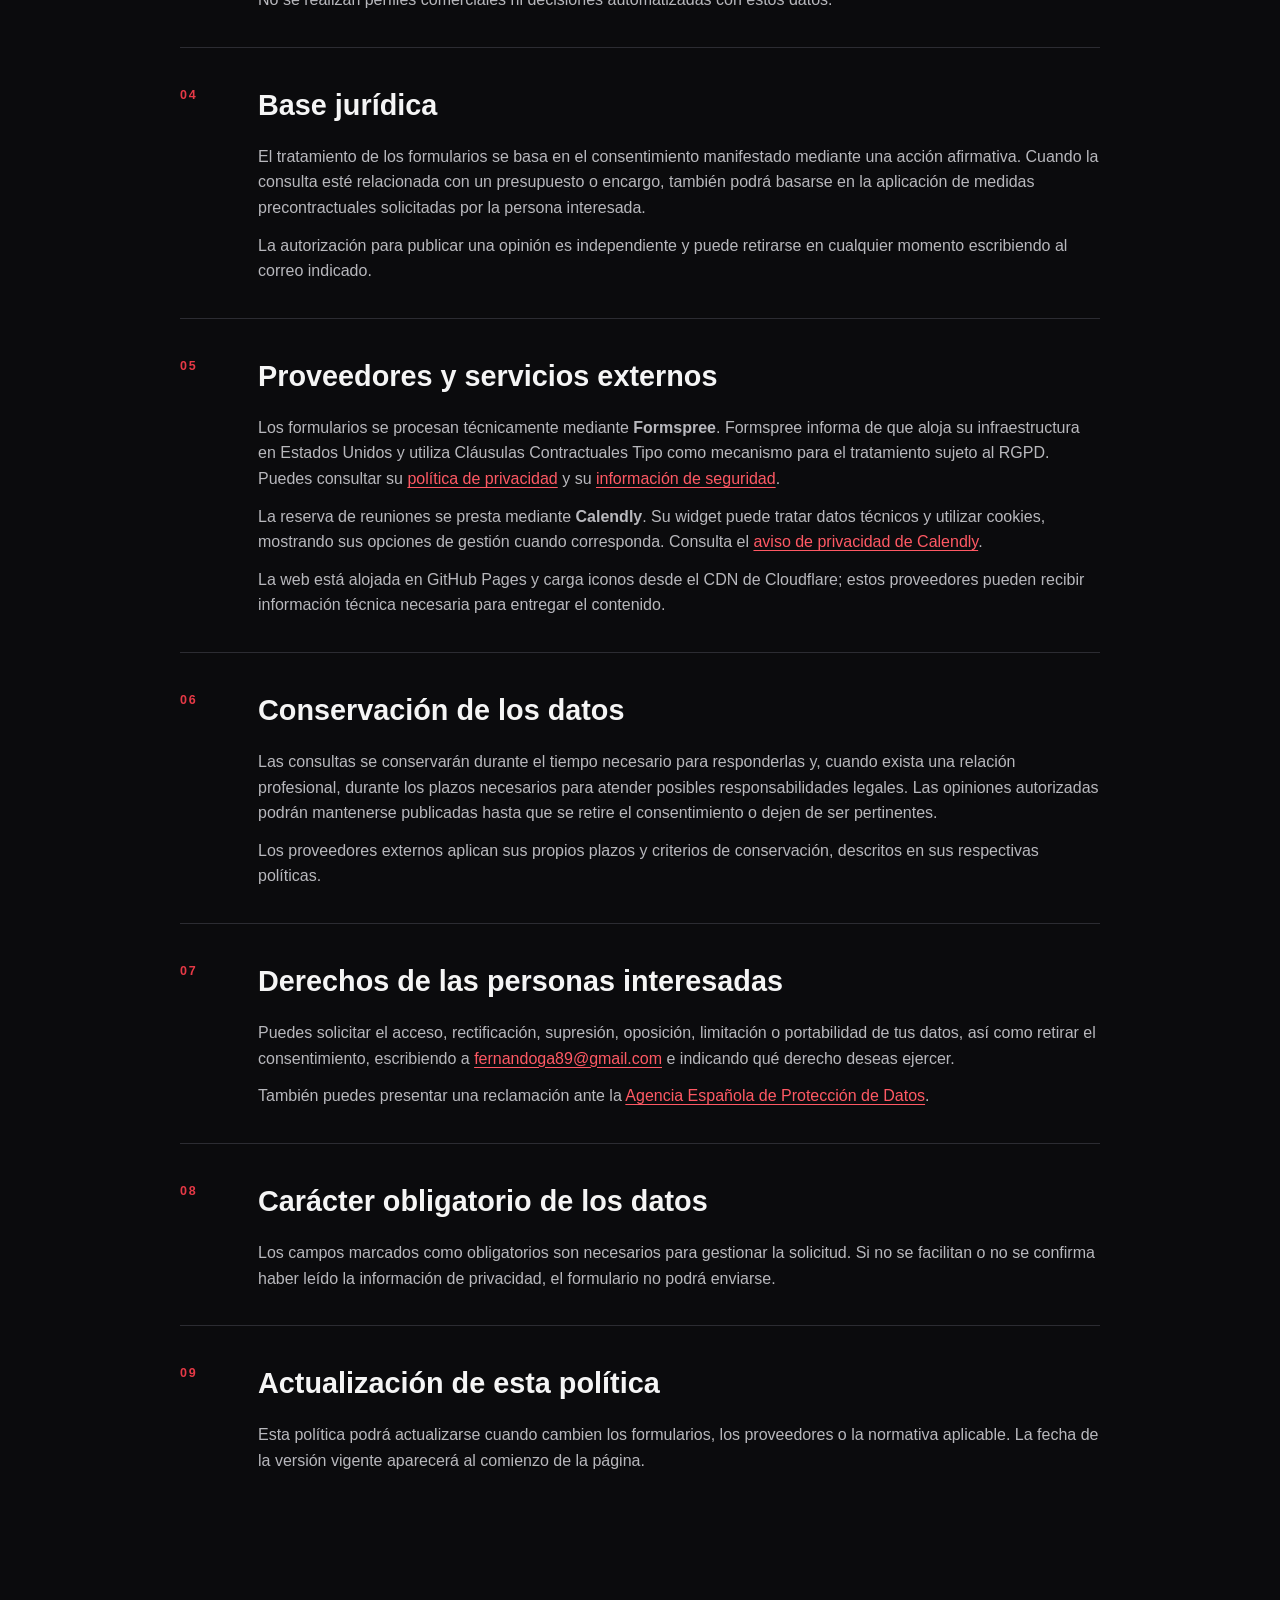
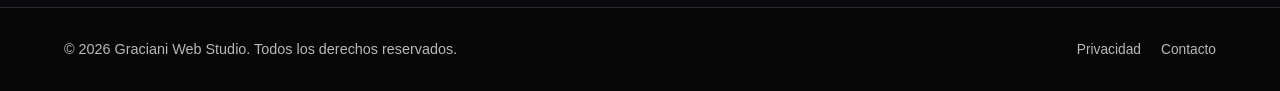
<file: privacidad.html>
<!DOCTYPE html>
<html lang="es">
<head>
    <meta charset="UTF-8">
    <meta name="viewport" content="width=device-width, initial-scale=1.0">
    <meta name="description" content="Política de privacidad de Graciani Web Studio.">
    <meta name="robots" content="index, follow">
    <meta name="theme-color" content="#0b0b0d">

    <link rel="canonical" href="https://rottendnb.github.io/portfolio-web/privacidad.html">
    <link rel="icon" type="image/svg+xml" href="favicon.svg?v=2">
    <link rel="stylesheet" href="css/estilos.css">
    <link rel="preconnect" href="https://cdnjs.cloudflare.com" crossorigin>
    <link rel="stylesheet" href="https://cdnjs.cloudflare.com/ajax/libs/font-awesome/6.5.2/css/all.min.css">

    <title>Política de privacidad | Graciani Web Studio</title>
</head>

<body class="pagina-legal">
    <header class="cabecera">
        <div class="contenedor navegacion">
            <a href="index.html#inicio" class="logo">
                Graciani <span>Web Studio.</span>
            </a>

            <a href="index.html" class="boton boton-secundario legal-volver">
                <i class="fa-solid fa-arrow-left" aria-hidden="true"></i>
                Volver al portfolio
            </a>
        </div>
    </header>

    <main class="legal-main">
        <section class="legal-hero">
            <div class="contenedor legal-ancho">
                <span>Información legal</span>
                <h1>Política de privacidad</h1>
                <p>
                    Esta página explica qué datos personales se recogen mediante el portfolio,
                    para qué se utilizan y cómo puedes ejercer tus derechos.
                </p>
                <small>Última actualización: 10 de octubre de 2026</small>
            </div>
        </section>

        <section class="legal-documento seccion">
            <div class="contenedor legal-ancho">
                <div class="legal-aviso">
                    <i class="fa-solid fa-circle-info" aria-hidden="true"></i>
                    <p>
                        Esta política describe el funcionamiento actual del portfolio. Si se añaden
                        nuevas herramientas, analítica o finalidades, deberá actualizarse.
                    </p>
                </div>

                <article class="legal-bloque">
                    <span>01</span>
                    <div>
                        <h2>Responsable del tratamiento</h2>
                        <p><strong>Responsable:</strong> Fernando Graciani.</p>
                        <p><strong>Ubicación:</strong> Sevilla, España.</p>
                        <p>
                            <strong>Correo de contacto:</strong>
                            <a href="mailto:fernandoga89@gmail.com">fernandoga89@gmail.com</a>.
                        </p>
                    </div>
                </article>

                <article class="legal-bloque">
                    <span>02</span>
                    <div>
                        <h2>Datos que se recogen</h2>
                        <p>Según el servicio utilizado, se pueden tratar las siguientes categorías:</p>
                        <ul>
                            <li>Formulario de contacto: nombre, correo electrónico, asunto y mensaje.</li>
                            <li>Formulario de opiniones: nombre, correo, relación profesional, valoración y texto de la opinión.</li>
                            <li>Reserva de reuniones: los datos solicitados por Calendly para gestionar la cita.</li>
                            <li>Datos técnicos necesarios para la seguridad y funcionamiento de los proveedores utilizados.</li>
                        </ul>
                    </div>
                </article>

                <article class="legal-bloque">
                    <span>03</span>
                    <div>
                        <h2>Finalidades del tratamiento</h2>
                        <ul>
                            <li>Responder consultas, propuestas profesionales y solicitudes de información.</li>
                            <li>Valorar y gestionar una posible relación profesional o contractual.</li>
                            <li>Verificar y moderar las opiniones recibidas.</li>
                            <li>Publicar el nombre y la opinión únicamente cuando exista autorización expresa.</li>
                            <li>Organizar reuniones solicitadas voluntariamente mediante Calendly.</li>
                            <li>Prevenir spam, abuso y problemas de seguridad.</li>
                        </ul>
                        <p>No se realizan perfiles comerciales ni decisiones automatizadas con estos datos.</p>
                    </div>
                </article>

                <article class="legal-bloque">
                    <span>04</span>
                    <div>
                        <h2>Base jurídica</h2>
                        <p>
                            El tratamiento de los formularios se basa en el consentimiento manifestado
                            mediante una acción afirmativa. Cuando la consulta esté relacionada con un
                            presupuesto o encargo, también podrá basarse en la aplicación de medidas
                            precontractuales solicitadas por la persona interesada.
                        </p>
                        <p>
                            La autorización para publicar una opinión es independiente y puede retirarse
                            en cualquier momento escribiendo al correo indicado.
                        </p>
                    </div>
                </article>

                <article class="legal-bloque" id="servicios-externos">
                    <span>05</span>
                    <div>
                        <h2>Proveedores y servicios externos</h2>
                        <p>
                            Los formularios se procesan técnicamente mediante <strong>Formspree</strong>.
                            Formspree informa de que aloja su infraestructura en Estados Unidos y utiliza
                            Cláusulas Contractuales Tipo como mecanismo para el tratamiento sujeto al RGPD.
                            Puedes consultar su
                            <a href="https://formspree.io/legal/privacy-policy/" target="_blank" rel="noopener noreferrer">política de privacidad</a>
                            y su
                            <a href="https://formspree.io/security/" target="_blank" rel="noopener noreferrer">información de seguridad</a>.
                        </p>
                        <p>
                            La reserva de reuniones se presta mediante <strong>Calendly</strong>. Su widget
                            puede tratar datos técnicos y utilizar cookies, mostrando sus opciones de gestión
                            cuando corresponda. Consulta el
                            <a href="https://calendly.com/legal/privacy-notice" target="_blank" rel="noopener noreferrer">aviso de privacidad de Calendly</a>.
                        </p>
                        <p>
                            La web está alojada en GitHub Pages y carga iconos desde el CDN de Cloudflare;
                            estos proveedores pueden recibir información técnica necesaria para entregar el contenido.
                        </p>
                    </div>
                </article>

                <article class="legal-bloque">
                    <span>06</span>
                    <div>
                        <h2>Conservación de los datos</h2>
                        <p>
                            Las consultas se conservarán durante el tiempo necesario para responderlas y,
                            cuando exista una relación profesional, durante los plazos necesarios para atender
                            posibles responsabilidades legales. Las opiniones autorizadas podrán mantenerse
                            publicadas hasta que se retire el consentimiento o dejen de ser pertinentes.
                        </p>
                        <p>
                            Los proveedores externos aplican sus propios plazos y criterios de conservación,
                            descritos en sus respectivas políticas.
                        </p>
                    </div>
                </article>

                <article class="legal-bloque">
                    <span>07</span>
                    <div>
                        <h2>Derechos de las personas interesadas</h2>
                        <p>
                            Puedes solicitar el acceso, rectificación, supresión, oposición, limitación o
                            portabilidad de tus datos, así como retirar el consentimiento, escribiendo a
                            <a href="mailto:fernandoga89@gmail.com">fernandoga89@gmail.com</a> e indicando
                            qué derecho deseas ejercer.
                        </p>
                        <p>
                            También puedes presentar una reclamación ante la
                            <a href="https://www.aepd.es/" target="_blank" rel="noopener noreferrer">Agencia Española de Protección de Datos</a>.
                        </p>
                    </div>
                </article>

                <article class="legal-bloque">
                    <span>08</span>
                    <div>
                        <h2>Carácter obligatorio de los datos</h2>
                        <p>
                            Los campos marcados como obligatorios son necesarios para gestionar la solicitud.
                            Si no se facilitan o no se confirma haber leído la información de privacidad, el
                            formulario no podrá enviarse.
                        </p>
                    </div>
                </article>

                <article class="legal-bloque">
                    <span>09</span>
                    <div>
                        <h2>Actualización de esta política</h2>
                        <p>
                            Esta política podrá actualizarse cuando cambien los formularios, los proveedores
                            o la normativa aplicable. La fecha de la versión vigente aparecerá al comienzo de la página.
                        </p>
                    </div>
                </article>
            </div>
        </section>
    </main>

    <footer class="pie">
        <div class="contenedor pie-contenido">
            <p>© 2026 Graciani Web Studio. Todos los derechos reservados.</p>
            <nav class="pie-legal" aria-label="Información legal">
                <a href="privacidad.html" aria-current="page">Privacidad</a>
                <a href="index.html#contacto">Contacto</a>
            </nav>
        </div>
    </footer>
</body>
</html>
</file>
<file: styles.css>
:root {
    --ink: #111214;
    --ink-soft: #1a1c20;
    --paper: #f1eee6;
    --paper-2: #e8e3d9;
    --white: #fffdf8;
    --accent: #ef4056;
    --accent-soft: #ff6879;
    --muted: #6e6c67;
    --line-dark: rgba(17,18,20,.16);
    --line-light: rgba(255,255,255,.18);
    --max: 1420px;
}

* { box-sizing: border-box; margin: 0; padding: 0; }
html { scroll-behavior: smooth; }
body { color: var(--ink); background: var(--paper); font-family: Arial, Helvetica, sans-serif; line-height: 1.5; }
a { color: inherit; text-decoration: none; }
img { display: block; width: 100%; }
button, input, select, textarea { font: inherit; }

.site-header {
    position: absolute;
    top: 0;
    left: 50%;
    transform: translateX(-50%);
    z-index: 10;
    display: grid;
    grid-template-columns: 1fr auto 1fr;
    align-items: center;
    gap: 40px;
    width: min(calc(100% - 64px), var(--max));
    min-height: 92px;
    color: white;
    border-bottom: 1px solid var(--line-light);
}

.brand { font-size: .92rem; font-weight: 800; letter-spacing: -.03em; }
.brand span { margin-left: 3px; color: var(--accent-soft); font-size: .55rem; vertical-align: top; }
.site-header nav { display: flex; gap: 30px; font-size: .72rem; font-weight: 700; }
.site-header nav a { transition: color .2s ease; }
.site-header nav a:hover { color: var(--accent-soft); }
.header-cta { justify-self: end; padding: 11px 16px; border: 1px solid var(--line-light); border-radius: 999px; font-size: .72rem; font-weight: 800; }
.menu-toggle { display: none; width: 42px; height: 42px; padding: 10px; color: white; background: transparent; border: 1px solid var(--line-light); border-radius: 50%; cursor: pointer; }
.menu-toggle span { display: block; width: 100%; height: 1px; margin: 4px 0; background: currentColor; transition: transform .2s ease, opacity .2s ease; }

.hero {
    display: grid;
    grid-template-columns: minmax(0, 1.42fr) minmax(340px, .58fr);
    min-height: 940px;
    padding: 145px max(32px, calc((100vw - var(--max)) / 2)) 72px;
    color: white;
    background: var(--ink);
}

.hero-copy { display: flex; flex-direction: column; justify-content: space-between; padding: 30px 7vw 26px 0; }
.eyebrow { display: flex; align-items: center; gap: 10px; color: #bec0c5; font-size: .67rem; font-weight: 800; letter-spacing: .11em; text-transform: uppercase; }
.eyebrow i, .review-status i { width: 8px; height: 8px; background: #3fce87; border-radius: 50%; box-shadow: 0 0 0 5px rgba(63,206,135,.11); }
.hero h1 { max-width: 960px; margin: 58px 0 70px; font-size: clamp(4.6rem, 8.8vw, 9.2rem); font-weight: 600; letter-spacing: -.075em; line-height: .83; }
.hero h1 em, h2 em { color: var(--accent-soft); font-family: Georgia, "Times New Roman", serif; font-weight: 400; }
.hero-bottom { display: grid; grid-template-columns: minmax(240px, 520px) auto; gap: 55px; align-items: end; }
.hero-bottom > p { color: #b9bbc0; font-size: 1.05rem; }
.hero-actions { display: flex; flex-direction: column; align-items: flex-start; gap: 18px; }
.button { display: inline-flex; align-items: center; justify-content: space-between; gap: 32px; min-height: 52px; padding: 0 20px; border-radius: 999px; font-size: .78rem; font-weight: 800; }
.button-primary { color: white; background: var(--accent); }
.text-link { color: #c8c9cd; font-size: .72rem; font-weight: 700; border-bottom: 1px solid #777; }

.hero-visual { position: relative; align-self: stretch; min-height: 700px; }
.portrait-wrap { height: 100%; overflow: hidden; background: #282a2e; border-radius: 240px 240px 18px 18px; }
.portrait-wrap img { height: 100%; object-fit: cover; object-position: 50% 35%; filter: saturate(.82) contrast(1.03); }
.portrait-caption { position: absolute; right: -12px; bottom: 28px; width: min(300px, 75%); padding: 19px 22px; color: var(--ink); background: var(--white); box-shadow: -12px 12px 0 var(--accent); }
.portrait-caption span { display: block; margin-bottom: 6px; color: var(--muted); font-size: .58rem; font-weight: 800; text-transform: uppercase; }
.portrait-caption strong { font-family: Georgia, "Times New Roman", serif; font-size: 1.05rem; line-height: 1.2; }

.ticker { overflow: hidden; padding: 18px 32px; color: var(--ink); background: var(--accent-soft); }
.ticker div { display: flex; justify-content: center; align-items: center; gap: 28px; min-width: max-content; font-size: .69rem; font-weight: 900; letter-spacing: .08em; text-transform: uppercase; }
.ticker i { font-style: normal; font-size: .6rem; }

.section { padding: 150px max(32px, calc((100vw - var(--max)) / 2)); }
.section-index { color: var(--accent); font-size: .67rem; font-weight: 900; letter-spacing: .11em; text-transform: uppercase; }
.capabilities { background: var(--paper); }
.capabilities-intro { display: grid; grid-template-columns: 1.35fr .65fr; gap: 90px; align-items: end; margin: 55px 0 95px; }
.capabilities h2, .reviews h2 { font-size: clamp(3.4rem, 6.6vw, 7rem); font-weight: 610; letter-spacing: -.065em; line-height: .9; }
.capabilities-intro p { max-width: 520px; color: var(--muted); font-size: 1rem; }
.capability-list article { display: grid; grid-template-columns: 70px minmax(260px, .7fr) 1fr; gap: 50px; align-items: start; padding: 34px 0; border-top: 1px solid var(--line-dark); }
.capability-list article:last-child { border-bottom: 1px solid var(--line-dark); }
.capability-list article > span { color: var(--accent); font-size: .65rem; font-weight: 900; }
.capability-list h3 { font-size: 1.8rem; letter-spacing: -.04em; }
.capability-list p { max-width: 600px; color: var(--muted); }

.work { padding: 150px max(32px, calc((100vw - var(--max)) / 2)); color: white; background: var(--ink); }
.work-heading { display: grid; grid-template-columns: .5fr 1.1fr .5fr; gap: 60px; align-items: end; margin-bottom: 90px; }
.work-heading h2 { font-size: clamp(3.6rem, 6.5vw, 7rem); font-weight: 610; letter-spacing: -.065em; line-height: .9; }
.work-heading p { color: #aaaeb4; }
.project { position: relative; }
.project-featured { display: grid; grid-template-columns: 1.3fr .7fr; gap: 55px; align-items: end; margin-bottom: 130px; }
.project-image { position: relative; display: block; overflow: hidden; background: #22252a; }
.project-image img { aspect-ratio: 1.65 / 1; object-fit: cover; transition: transform .6s cubic-bezier(.2,.7,.2,1); }
.project-image > span { position: absolute; right: 18px; bottom: 18px; padding: 11px 15px; color: var(--ink); background: var(--white); font-size: .68rem; font-weight: 900; opacity: 0; transform: translateY(8px); transition: .25s ease; }
.project-image:hover img { transform: scale(1.025); }
.project-image:hover > span { opacity: 1; transform: translateY(0); }
.project-copy > div:first-child { display: flex; justify-content: space-between; gap: 20px; padding-top: 16px; border-top: 1px solid var(--line-light); }
.project-no { color: var(--accent-soft); font-size: .67rem; font-weight: 900; }
.project-type { color: #9da0a5; font-size: .64rem; font-weight: 800; text-transform: uppercase; }
.project-copy h3 { margin: 18px 0 14px; font-size: clamp(2.3rem, 4vw, 4.4rem); font-weight: 600; letter-spacing: -.055em; line-height: .95; }
.project-copy p { color: #acafb5; }
.project-links { display: flex; justify-content: flex-start !important; gap: 22px !important; margin-top: 24px; padding: 0 !important; border: 0 !important; }
.project-links a { color: white; font-size: .72rem; font-weight: 800; border-bottom: 1px solid #666; }
.project-grid { display: grid; grid-template-columns: 1fr 1fr; gap: 7vw; align-items: start; }
.project-grid .project-copy { margin-top: 28px; }
.project-grid .project-offset { margin-top: 190px; }
.project-grid .portrait-project img { aspect-ratio: 1 / 1.12; object-position: top center; }
.project-wide { display: grid; grid-template-columns: .76fr .34fr; gap: 55px; align-items: end; margin-top: 150px; }
.project-wide .project-image { order: 2; }

.project-gallery { position: relative; }
.project-gallery-toolbar { display: flex; justify-content: space-between; align-items: end; gap: 28px; margin-bottom: 22px; }
.project-gallery-toolbar p { display: grid; gap: 4px; }
.project-gallery-toolbar strong { color: var(--white); font-size: .9rem; }
.project-gallery-toolbar p span { color: #777c85; font-size: .76rem; }
.project-gallery-navigation { display: flex; align-items: center; gap: 10px; }
.project-counter { min-width: 92px; margin-right: 8px; color: #8c919a; font-size: .72rem; font-variant-numeric: tabular-nums; letter-spacing: .08em; text-align: right; }
.project-arrow { display: grid; width: 44px; height: 44px; place-items: center; color: var(--white); background: transparent; border: 1px solid #363a41; border-radius: 50%; cursor: pointer; transition: .2s ease; }
.project-arrow:hover:not(:disabled), .project-arrow:focus-visible { color: var(--ink); background: var(--accent-soft); border-color: var(--accent-soft); }
.project-arrow:focus-visible, .project-track:focus-visible { outline: 2px solid var(--accent-soft); outline-offset: 4px; }
.project-arrow:disabled { opacity: .28; cursor: default; }
.project-track { display: grid; grid-auto-columns: calc((100% - 22px) / 2); grid-auto-flow: column; gap: 22px; overflow-x: auto; padding: 2px 2px 8px; scroll-behavior: smooth; scroll-snap-type: x mandatory; scrollbar-width: none; overscroll-behavior-inline: contain; }
.project-track::-webkit-scrollbar { display: none; }
.project-card { display: flex; min-width: 0; min-height: 565px; overflow: hidden; flex-direction: column; background: var(--ink-soft); border: 1px solid var(--line-light); border-radius: 14px; scroll-snap-align: start; }
.project-card-image { position: relative; display: block; overflow: hidden; aspect-ratio: 16 / 9; background: #24272c; }
.project-card-image::after { position: absolute; inset: 0; background: linear-gradient(180deg, rgba(8,9,11,.04) 45%, rgba(8,9,11,.7)); content: ""; pointer-events: none; }
.project-card-image img { width: 100%; height: 100%; object-fit: cover; transition: transform .6s ease; }
.project-card:hover .project-card-image img { transform: scale(1.035); }
.project-card-albor .project-card-image { background: #092923; }
.project-card-albor .project-card-image img { object-fit: contain; }
.project-card-azahar .project-card-image img, .project-card-nexo .project-card-image img { object-position: 62% center; }
.project-number, .project-open { position: absolute; z-index: 1; bottom: 18px; color: var(--white); font-size: .7rem; font-weight: 800; letter-spacing: .05em; }
.project-number { left: 20px; }
.project-open { right: 20px; transition: color .2s ease; }
.project-card-image:hover .project-open { color: var(--accent-soft); }
.project-card-content { display: flex; flex: 1; flex-direction: column; padding: 28px; }
.project-card .project-type { color: var(--accent-soft); font-size: .65rem; font-weight: 800; letter-spacing: .1em; text-transform: uppercase; }
.project-card h3 { margin: 11px 0 14px; font-size: clamp(1.75rem, 3vw, 2.55rem); font-weight: 600; letter-spacing: -.045em; line-height: 1; }
.project-card-content > p { color: #a9adb4; font-size: .84rem; }
.project-tags { display: flex; flex-wrap: wrap; gap: 7px; margin-top: 22px; }
.project-tags span { padding: 5px 9px; color: #b5b9c0; border: 1px solid var(--line-light); border-radius: 999px; font-size: .64rem; }
.project-actions { display: flex; flex-wrap: wrap; gap: 10px 18px; margin-top: auto; padding-top: 25px; }
.project-actions a { color: #d8dade; font-size: .72rem; font-weight: 750; transition: color .2s ease; }
.project-actions a:hover, .project-actions a:focus-visible { color: var(--accent-soft); }
.project-actions a:last-child { width: 100%; padding-top: 12px; color: #8d929b; border-top: 1px solid var(--line-light); }
.project-actions a:last-child:hover, .project-actions a:last-child:focus-visible { color: var(--white); }
.project-gallery-hint { margin-top: 18px; color: #6f747d; font-size: .7rem; text-align: right; }
.project-gallery-hint span { margin-right: 7px; color: var(--accent-soft); }

.manifesto { padding: 150px max(32px, calc((100vw - var(--max)) / 2)); color: var(--ink); background: var(--accent-soft); }
.manifesto .section-index { color: var(--ink); }
.manifesto blockquote { max-width: 1230px; margin: 70px 0 100px; font-size: clamp(3.4rem, 6.8vw, 7.1rem); font-weight: 600; letter-spacing: -.065em; line-height: .93; }
.manifesto-bottom { display: grid; grid-template-columns: .7fr 1.3fr; gap: 100px; align-items: end; }
.manifesto-bottom > p { max-width: 460px; }
.manifesto ol { list-style: none; display: grid; grid-template-columns: repeat(4, 1fr); border-top: 1px solid rgba(17,18,20,.32); }
.manifesto li { padding: 18px 10px 0 0; font-size: .75rem; font-weight: 800; }
.manifesto li span { display: block; margin-bottom: 25px; font-size: .6rem; }

.reviews { display: grid; grid-template-columns: .82fr 1.18fr; gap: 8vw; align-items: start; background: var(--paper); }
.reviews-copy { position: sticky; top: 30px; }
.reviews h2 { margin: 45px 0 28px; }
.reviews-copy > p { max-width: 540px; color: var(--muted); }
.review-status { display: flex; align-items: center; gap: 13px; margin-top: 34px; padding-top: 24px; border-top: 1px solid var(--line-dark); font-size: .74rem; font-weight: 800; }
.google-review-cta { margin-top: 26px; }
.google-review-button { display: inline-flex; align-items: center; gap: 13px; min-height: 50px; padding: 0 17px; color: var(--ink); background: var(--white); border: 1px solid var(--line-dark); border-radius: 999px; box-shadow: 0 10px 28px rgba(17,18,20,.08); font-size: .75rem; font-weight: 800; }
.google-review-button:disabled { cursor: not-allowed; opacity: .72; }
.google-review-button > span:last-child { margin-left: 8px; color: var(--muted); }
.google-g { color: #4285f4; font-family: Arial, Helvetica, sans-serif; font-size: 1.25rem; font-weight: 900; }
.google-review-cta p { max-width: 360px; margin-top: 9px; color: var(--muted); font-size: .66rem; }
.review-form { padding: clamp(30px, 4vw, 55px); background: var(--white); box-shadow: 0 28px 70px rgba(17,18,20,.09); }
.form-heading { margin-bottom: 32px; padding-bottom: 25px; border-bottom: 1px solid var(--line-dark); }
.form-heading > span { color: var(--accent); font-size: .64rem; font-weight: 900; text-transform: uppercase; }
.form-heading h3 { margin-top: 10px; font-size: clamp(1.8rem, 3vw, 2.8rem); letter-spacing: -.045em; }
.form-grid { display: grid; grid-template-columns: 1fr 1fr; gap: 20px; }
.form-grid label { display: grid; gap: 7px; font-size: .72rem; font-weight: 800; }
.form-grid input, .form-grid select, .form-grid textarea { width: 100%; padding: 14px; color: var(--ink); background: var(--paper); border: 1px solid var(--line-dark); outline: none; }
.form-grid input:focus, .form-grid select:focus, .form-grid textarea:focus { border-color: var(--accent); }
.form-grid textarea { min-height: 130px; resize: vertical; }
.form-wide { grid-column: 1 / -1; }
.honeypot { position: absolute !important; width: 1px !important; height: 1px !important; overflow: hidden !important; clip: rect(0,0,0,0) !important; }
.consent { display: flex; gap: 10px; margin: 21px 0; color: var(--muted); font-size: .69rem; }
.consent input { flex: 0 0 auto; margin-top: 3px; accent-color: var(--accent); }
.consent a { color: var(--accent); text-decoration: underline; }
.review-form button { display: inline-flex; gap: 35px; padding: 14px 18px; color: white; background: var(--ink); border: 0; border-radius: 999px; cursor: pointer; font-size: .76rem; font-weight: 800; }

.pricing { padding: 150px max(32px, calc((100vw - var(--max)) / 2)); background: var(--paper-2); }
.pricing-heading { display: grid; grid-template-columns: .5fr 1.05fr .55fr; gap: 60px; align-items: end; margin-bottom: 75px; }
.pricing-heading h2 { font-size: clamp(3.4rem, 6vw, 6.4rem); font-weight: 610; letter-spacing: -.065em; line-height: .92; }
.pricing-heading > p { color: var(--muted); }
.price-list article { display: grid; grid-template-columns: 55px 1fr auto 120px; gap: 45px; align-items: center; padding: 35px 28px; border-top: 1px solid var(--line-dark); }
.price-list article:last-child { border-bottom: 1px solid var(--line-dark); }
.price-list article > span { color: var(--accent); font-size: .65rem; font-weight: 900; }
.price-list h3 { font-size: 1.65rem; letter-spacing: -.035em; }
.price-list p { margin-top: 6px; color: var(--muted); font-size: .78rem; }
.price-list strong { font-size: 1.25rem; }
.price-list a { justify-self: end; font-size: .74rem; font-weight: 800; }
.price-list .featured { color: white; background: var(--ink); border-color: var(--ink); }
.price-list .featured p { color: #aeb0b5; }
.price-list small { display: inline-block; margin-bottom: 6px; color: var(--accent-soft); font-size: .58rem; font-weight: 900; text-transform: uppercase; }
.terms { margin-top: 35px; padding: 25px 0; border-top: 1px solid var(--line-dark); }
.terms p { max-width: 1050px; color: var(--muted); font-size: .75rem; }

.closing { display: grid; grid-template-columns: 1fr auto; gap: 70px; align-items: end; padding: 150px max(32px, calc((100vw - var(--max)) / 2)); color: white; background: var(--ink); }
.closing > div > span { color: var(--accent-soft); font-size: .67rem; font-weight: 900; text-transform: uppercase; }
.closing h2 { max-width: 1000px; margin-top: 18px; font-size: clamp(4rem, 8vw, 8rem); font-weight: 600; letter-spacing: -.075em; line-height: .86; }
.closing-actions { display: flex; flex-direction: column; align-items: center; gap: 20px; }
.button-light { color: var(--ink); background: white; }
.closing-actions > a:last-child { color: #b8bac0; font-size: .72rem; border-bottom: 1px solid #666; }

footer { display: grid; grid-template-columns: 1fr auto 1fr; align-items: center; gap: 30px; padding: 32px max(32px, calc((100vw - var(--max)) / 2)); color: white; background: var(--ink); border-top: 1px solid var(--line-light); font-size: .67rem; }
footer p { color: #8d9096; }
footer div { display: flex; justify-self: end; gap: 22px; }

.floating-actions { position: fixed; right: 24px; bottom: 24px; z-index: 80; display: flex; flex-direction: column-reverse; gap: 11px; }
.floating-action { display: grid; width: 54px; height: 54px; place-items: center; color: white; border-radius: 50%; box-shadow: 0 10px 28px rgba(0,0,0,.24); transition: transform .2s ease, background .2s ease; }
.floating-action:hover { transform: translateY(-3px); }
.floating-action svg { width: 24px; height: 24px; fill: currentColor; }
.floating-whatsapp { background: #22c86f; }
.floating-whatsapp:hover { background: #18aa5c; }
.floating-top { background: var(--accent); }
.floating-top:hover { background: #c92840; }

@media (max-width: 1000px) {
    .site-header { grid-template-columns: 1fr auto auto; gap: 12px; }
    .site-header .main-nav { position: absolute; top: calc(100% + 10px); right: 0; left: 0; display: flex; visibility: hidden; overflow: hidden; flex-direction: column; gap: 0; padding: 10px; background: var(--ink-soft); border: 1px solid var(--line-light); box-shadow: 0 24px 60px rgba(0,0,0,.35); opacity: 0; transform: translateY(-8px); transition: opacity .2s ease, transform .2s ease, visibility .2s ease; }
    .site-header .main-nav a { padding: 13px 12px; border-bottom: 1px solid var(--line-light); }
    .site-header .main-nav a:last-child { border-bottom: 0; }
    .site-header .main-nav.is-open { visibility: visible; opacity: 1; transform: translateY(0); }
    .menu-toggle { display: block; }
    .menu-toggle[aria-expanded="true"] span:nth-child(1) { transform: translateY(5px) rotate(45deg); }
    .menu-toggle[aria-expanded="true"] span:nth-child(2) { opacity: 0; }
    .menu-toggle[aria-expanded="true"] span:nth-child(3) { transform: translateY(-5px) rotate(-45deg); }
    .hero { grid-template-columns: 1fr .58fr; min-height: 790px; }
    .hero h1 { font-size: clamp(4rem, 9vw, 6.2rem); }
    .hero-bottom, .capabilities-intro, .work-heading, .pricing-heading { grid-template-columns: 1fr; }
    .project-featured, .project-wide { grid-template-columns: 1fr; }
    .project-wide .project-image { order: 0; }
    .project-track { grid-auto-columns: min(84vw, 560px); }
    .manifesto-bottom { grid-template-columns: 1fr; }
    .reviews { grid-template-columns: 1fr; }
    .reviews-copy { position: static; }
}

@media (max-width: 720px) {
    .site-header { width: calc(100% - 36px); min-height: 74px; }
    .header-cta { padding: 9px 12px; }
    .hero { grid-template-columns: 1fr; min-height: auto; padding: 115px 18px 65px; }
    .hero-copy { padding: 0; }
    .hero h1 { margin: 48px 0; font-size: clamp(3.4rem, 16vw, 5rem); line-height: .88; }
    .hero-bottom { gap: 30px; }
    .hero-visual { min-height: 560px; margin-top: 60px; }
    .portrait-wrap { border-radius: 180px 180px 12px 12px; }
    .ticker { padding-inline: 18px; }
    .ticker div { justify-content: flex-start; gap: 20px; }
    .section, .work, .manifesto, .pricing, .closing { padding: 95px 18px; }
    .capabilities-intro { gap: 30px; margin: 40px 0 65px; }
    .capabilities h2, .reviews h2 { font-size: clamp(3rem, 14vw, 4.3rem); }
    .capability-list article { grid-template-columns: 38px 1fr; gap: 15px; }
    .capability-list article p { grid-column: 2; }
    .work-heading { gap: 28px; margin-bottom: 60px; }
    .work-heading h2 { font-size: clamp(3.1rem, 14vw, 4.6rem); }
    .project-featured { display: block; margin-bottom: 90px; }
    .project-featured .project-copy, .project-wide .project-copy { margin-top: 26px; }
    .project-grid { grid-template-columns: 1fr; gap: 90px; }
    .project-grid .project-offset { margin-top: 0; }
    .project-wide { display: block; margin-top: 90px; }
    .project-copy h3 { font-size: 2.8rem; }
    .project-gallery-toolbar { align-items: center; }
    .project-gallery-toolbar p span { display: none; }
    .project-gallery-navigation { gap: 7px; }
    .project-counter { min-width: 68px; margin-right: 2px; font-size: .65rem; }
    .project-arrow { width: 39px; height: 39px; }
    .project-track { grid-auto-columns: 92%; gap: 14px; }
    .project-card { min-height: 505px; }
    .project-card-content { padding: 24px 20px; }
    .project-card h3 { font-size: 1.9rem; }
    .project-gallery-hint { text-align: left; }
    .manifesto blockquote { margin: 45px 0 70px; font-size: clamp(2.9rem, 13vw, 4.4rem); }
    .manifesto ol { grid-template-columns: 1fr 1fr; }
    .manifesto li { padding-bottom: 25px; }
    .form-grid { grid-template-columns: 1fr; }
    .form-wide { grid-column: auto; }
    .review-form { padding: 28px 20px; }
    .pricing-heading { gap: 28px; }
    .price-list article { grid-template-columns: 32px 1fr; gap: 18px; padding: 30px 12px; }
    .price-list strong, .price-list a { grid-column: 2; justify-self: start; }
    .closing { grid-template-columns: 1fr; align-items: start; }
    .closing h2 { font-size: clamp(3.5rem, 15vw, 5rem); }
    .closing-actions { align-items: flex-start; }
    footer { grid-template-columns: 1fr; text-align: center; }
    footer div { justify-self: center; }
    .floating-actions { right: 15px; bottom: 15px; gap: 9px; }
    .floating-action { width: 48px; height: 48px; }
    .floating-action svg { width: 22px; height: 22px; }
}

@media (prefers-reduced-motion: reduce) {
    html { scroll-behavior: auto; }
    *, *::before, *::after { transition-duration: .01ms !important; }
}
</file>
<file: formulario.css>
.form-page { min-height: 100vh; color: var(--white); background: var(--ink); }
.form-header { position: relative; left: auto; transform: none; margin-inline: auto; }
.form-header nav .current { color: var(--accent-soft); }
.contact-page { display: grid; grid-template-columns: minmax(320px, .8fr) minmax(520px, 1.2fr); gap: clamp(60px, 8vw, 125px); width: min(calc(100% - 64px), var(--max)); margin: 0 auto; padding: 95px 0 125px; }
.contact-intro { align-self: start; position: sticky; top: 35px; }
.contact-kicker { display: flex; align-items: center; gap: 11px; color: #b9bbc0; font-size: .67rem; font-weight: 850; letter-spacing: .1em; text-transform: uppercase; }
.contact-kicker i { width: 8px; height: 8px; background: #3fce87; border-radius: 50%; box-shadow: 0 0 0 5px rgba(63,206,135,.11); }
.contact-intro h1 { max-width: 720px; margin: 42px 0 28px; font-size: clamp(3.8rem, 6.3vw, 7rem); font-weight: 600; letter-spacing: -.07em; line-height: .88; }
.contact-intro h1 em { color: var(--accent-soft); font-family: Georgia, "Times New Roman", serif; font-weight: 400; }
.contact-intro > p { max-width: 590px; color: #b2b5bb; }
.selected-service { margin-top: 38px; padding: 22px 24px; color: var(--ink); background: var(--accent-soft); }
.selected-service span, .selected-service small { display: block; }
.selected-service span { margin-bottom: 8px; font-size: .6rem; font-weight: 900; letter-spacing: .1em; text-transform: uppercase; }
.selected-service strong { font-size: 1.35rem; letter-spacing: -.03em; }
.selected-service small { margin-top: 4px; font-size: .7rem; }
.contact-steps { margin-top: 42px; list-style: none; border-top: 1px solid var(--line-light); }
.contact-steps li { display: grid; grid-template-columns: 42px 1fr; gap: 18px; padding: 19px 0; border-bottom: 1px solid var(--line-light); }
.contact-steps li > span { color: var(--accent-soft); font-size: .64rem; font-weight: 900; }
.contact-steps strong { display: block; margin-bottom: 3px; font-size: .8rem; }
.contact-steps p { color: #8f939b; font-size: .72rem; }
.contact-panel { color: var(--ink); background: var(--white); padding: clamp(34px, 5vw, 62px); box-shadow: 0 35px 80px rgba(0,0,0,.24); }
.contact-form-heading { padding-bottom: 30px; border-bottom: 1px solid var(--line-dark); }
.contact-form-heading > span { color: var(--accent); font-size: .63rem; font-weight: 900; letter-spacing: .1em; text-transform: uppercase; }
.contact-form-heading h2 { margin: 10px 0 8px; font-size: clamp(2rem, 3.5vw, 3.4rem); letter-spacing: -.055em; line-height: 1; }
.contact-form-heading p { color: var(--muted); font-size: .73rem; }
.project-form fieldset { margin: 34px 0 0; padding: 0; border: 0; }
.project-form legend { width: 100%; margin-bottom: 20px; padding-bottom: 10px; color: var(--accent); border-bottom: 1px solid var(--line-dark); font-size: .67rem; font-weight: 900; letter-spacing: .08em; text-transform: uppercase; }
.project-form-grid { display: grid; grid-template-columns: 1fr 1fr; gap: 20px; }
.project-form-grid label { display: grid; gap: 8px; font-size: .73rem; font-weight: 800; }
.project-form-grid input, .project-form-grid select, .project-form-grid textarea { width: 100%; padding: 14px 15px; color: var(--ink); background: var(--paper); border: 1px solid var(--line-dark); border-radius: 0; outline: none; transition: border-color .2s ease, box-shadow .2s ease; }
.project-form-grid input:focus, .project-form-grid select:focus, .project-form-grid textarea:focus { border-color: var(--accent); box-shadow: 0 0 0 3px rgba(239,64,86,.1); }
.project-form-grid textarea { min-height: 165px; resize: vertical; }
.project-form-wide { grid-column: 1 / -1; }
.project-form-wide small { color: var(--muted); font-size: .65rem; font-weight: 400; }
.project-consent { display: flex; align-items: flex-start; gap: 11px; margin: 30px 0 0; color: var(--muted); font-size: .7rem; cursor: pointer; }
.project-consent input { width: 17px; height: 17px; flex: 0 0 auto; margin-top: 2px; accent-color: var(--accent); }
.project-consent a { color: var(--accent); text-decoration: underline; text-underline-offset: 2px; }
.project-submit { display: flex; align-items: center; gap: 22px; margin-top: 26px; padding-top: 26px; border-top: 1px solid var(--line-dark); }
.project-submit button { display: inline-flex; align-items: center; justify-content: space-between; gap: 45px; min-height: 52px; padding: 0 20px; color: var(--white); background: var(--ink); border: 0; border-radius: 999px; cursor: pointer; font-weight: 800; }
.project-submit button:hover { background: var(--accent); }
.project-submit p { max-width: 290px; color: var(--muted); font-size: .66rem; }
.project-submit button:disabled { cursor: wait; opacity: .65; }
.form-status { min-height: 1.2em; margin-top: 16px; color: #b3263d; font-size: .72rem; font-weight: 700; }
.form-footer { border-top: 1px solid var(--line-light); }

@media (max-width: 940px) {
    .form-header { grid-template-areas: "brand cta" "nav nav"; grid-template-columns: 1fr auto; gap: 12px 20px; padding: 15px 0; }
    .form-header .brand { grid-area: brand; }
    .form-header nav { grid-area: nav; display: flex; width: 100%; overflow-x: auto; gap: 24px; padding-top: 12px; border-top: 1px solid var(--line-light); scrollbar-width: none; }
    .form-header nav::-webkit-scrollbar { display: none; }
    .form-header .header-cta { grid-area: cta; }
    .contact-page { grid-template-columns: 1fr; }
    .contact-intro { position: static; }
}

@media (max-width: 620px) {
    .form-header { width: calc(100% - 36px); }
    .form-header .brand { max-width: 130px; }
    .form-header .header-cta { font-size: 0; }
    .form-header .header-cta::after { content: "Llamar ↗"; font-size: .7rem; }
    .form-header nav { justify-content: space-between; gap: 10px; overflow: visible; font-size: .61rem; }
    .contact-page { width: calc(100% - 36px); padding: 70px 0 90px; }
    .contact-intro h1 { font-size: clamp(3.4rem, 16vw, 4.8rem); }
    .contact-panel { padding: 30px 20px; }
    .project-form-grid { grid-template-columns: 1fr; }
    .project-form-wide { grid-column: auto; }
    .project-submit { align-items: flex-start; flex-direction: column; }
    .project-submit button { width: 100%; }
}
</file>
<file: gracias.css>
.thanks-page { min-height: 100vh; color: var(--white); background: var(--ink); }
.thanks-main { display: grid; grid-template-columns: minmax(0, 1.25fr) minmax(300px, .75fr); gap: 8vw; align-items: center; width: min(calc(100% - 64px), var(--max)); min-height: calc(100vh - 180px); margin: 0 auto; padding: 110px 0 90px; }
.thanks-card { max-width: 880px; }
.thanks-check { display: grid; width: 64px; height: 64px; margin-bottom: 35px; place-items: center; color: var(--ink); background: #3fce87; border-radius: 50%; font-size: 1.8rem; font-weight: 900; }
.thanks-kicker { color: #b7bac0; font-size: .67rem; font-weight: 900; letter-spacing: .1em; text-transform: uppercase; }
.thanks-card h1 { margin: 24px 0 28px; font-size: clamp(4.5rem, 8vw, 8.2rem); font-weight: 600; letter-spacing: -.075em; line-height: .84; }
.thanks-card h1 em { color: var(--accent-soft); font-family: Georgia, "Times New Roman", serif; font-weight: 400; }
.thanks-card > p { max-width: 680px; color: #b7bac0; font-size: 1.02rem; }
.thanks-actions { display: flex; flex-wrap: wrap; gap: 14px; margin-top: 38px; }
.thanks-whatsapp { color: white; background: #20bd68; }
.thanks-home { display: inline-block; margin-top: 28px; color: #92969e; font-size: .72rem; border-bottom: 1px solid #666; }
.thanks-next { padding: 35px; background: var(--ink-soft); border: 1px solid var(--line-light); }
.thanks-next > span { color: var(--accent-soft); font-size: .65rem; font-weight: 900; letter-spacing: .1em; text-transform: uppercase; }
.thanks-next ol { margin-top: 24px; list-style: none; }
.thanks-next li { display: grid; grid-template-columns: 38px 1fr; gap: 12px; padding: 18px 0; border-top: 1px solid var(--line-light); }
.thanks-next strong { color: var(--accent-soft); font-size: .64rem; }
.thanks-next p { color: #b2b5bb; font-size: .78rem; }

@media (max-width: 900px) {
    .thanks-main { grid-template-columns: 1fr; padding-top: 90px; }
    .thanks-next { max-width: 650px; }
}

@media (max-width: 620px) {
    .thanks-header .header-cta::after { content: "Inicio ↗"; }
    .thanks-main { width: calc(100% - 36px); padding: 75px 0; }
    .thanks-card h1 { font-size: clamp(3.8rem, 18vw, 5.3rem); }
    .thanks-actions { align-items: stretch; flex-direction: column; }
    .thanks-actions .button { width: 100%; }
    .thanks-next { padding: 28px 22px; }
}
</file>
<file: css/estilos.css>
/* =========================
   VARIABLES
========================= */

:root {
    --color-fondo: #0b0b0d;
    --color-fondo-secundario: #141417;
    --color-tarjeta: #1b1b20;
    --color-rojo: #e63946;
    --color-rojo-claro: #ff5964;
    --color-texto: #f5f5f5;
    --color-texto-secundario: #b8b8bd;
    --color-borde: #2c2c32;
    --sombra: 0 15px 35px rgba(0, 0, 0, 0.35);
    --transicion: 0.3s ease;
    --ancho-maximo: 1200px;
}


/* =========================
   RESET
========================= */

* {
    margin: 0;
    padding: 0;
    box-sizing: border-box;
}

html {
    scroll-behavior: smooth;
}

body {
    font-family: Arial, Helvetica, sans-serif;
    background-color: var(--color-fondo);
    color: var(--color-texto);
    line-height: 1.6;
    overflow-x: hidden;
}

img {
    max-width: 100%;
    display: block;
}

a {
    color: inherit;
    text-decoration: none;
}

ul {
    list-style: none;
}

button,
input,
textarea {
    font: inherit;
}


/* =========================
   UTILIDADES
========================= */

.contenedor {
    width: min(90%, var(--ancho-maximo));
    margin: 0 auto;
}

.seccion {
    padding: 100px 0;
}

.titulo-seccion {
    margin-bottom: 50px;
    text-align: center;
}

.titulo-seccion span {
    display: block;
    margin-bottom: 8px;
    color: var(--color-rojo);
    font-size: 0.9rem;
    font-weight: 700;
    letter-spacing: 3px;
    text-transform: uppercase;
}

.titulo-seccion h2 {
    font-size: clamp(2rem, 5vw, 3.2rem);
    line-height: 1.15;
}

.titulo-seccion p {
    max-width: 680px;
    margin: 18px auto 0;
    color: var(--color-texto-secundario);
}


/* =========================
   BOTONES
========================= */

.boton {
    display: inline-flex;
    align-items: center;
    justify-content: center;

    min-height: 50px;
    padding: 0 25px;

    border: 1px solid transparent;
    border-radius: 8px;

    font-weight: 700;

    transition:
        transform var(--transicion),
        background-color var(--transicion),
        color var(--transicion),
        border-color var(--transicion);
}

.boton:hover {
    transform: translateY(-3px);
}

.boton-principal {
    color: #ffffff;
    background-color: var(--color-rojo);
}

.boton-principal:hover {
    background-color: var(--color-rojo-claro);
}

.boton-secundario {
    color: var(--color-texto);
    background-color: transparent;
    border-color: var(--color-borde);
}

.boton-secundario:hover {
    color: var(--color-rojo);
    border-color: var(--color-rojo);
}


/* =========================
   CABECERA
========================= */

.cabecera {
    position: fixed;
    top: 0;
    left: 0;
    z-index: 1000;

    width: 100%;

    background: rgba(11, 11, 13, 0.88);
    border-bottom: 1px solid rgba(255, 255, 255, 0.06);
    backdrop-filter: blur(12px);
}

.navegacion {
    display: flex;
    align-items: center;
    justify-content: space-between;
    min-height: 76px;
}

.logo {
    font-size: 1.35rem;
    font-weight: 800;
    letter-spacing: 0.5px;
}

.logo span {
    color: var(--color-rojo);
}

.menu {
    display: flex;
    align-items: center;
    gap: 26px;
}

.menu a {
    position: relative;

    color: var(--color-texto-secundario);

    font-size: 0.94rem;
    font-weight: 600;

    transition:
        color var(--transicion),
        background-color var(--transicion),
        transform var(--transicion);
}

.menu a::after {
    content: "";

    position: absolute;
    right: 0;
    bottom: -8px;

    width: 0;
    height: 2px;

    background-color: var(--color-rojo);

    transition: width var(--transicion);
}

.menu a:hover,
.menu a.enlace-activo {
    color: var(--color-texto);
}

.menu a:hover::after,
.menu a.enlace-activo::after {
    left: 0;
    right: auto;
    width: 100%;
}

.menu a.menu-destacado {
    padding: 10px 16px;

    color: #ffffff;
    background-color: var(--color-rojo);
    border-radius: 8px;
}

.menu a.menu-destacado::after {
    display: none;
}

.menu a.menu-destacado:hover {
    color: #ffffff;
    background-color: var(--color-rojo-claro);
    transform: translateY(-2px);
}


/* =========================
   MENÚ MÓVIL
========================= */

.boton-menu {
    display: none;

    position: relative;
    z-index: 1101;

    width: 44px;
    height: 44px;
    padding: 8px;

    color: var(--color-texto);
    background: transparent;
    border: 0;

    cursor: pointer;
}

.boton-menu span {
    display: block;

    width: 28px;
    height: 2px;

    margin: 6px auto;

    background-color: currentColor;
    border-radius: 10px;

    transition:
        transform 0.3s ease,
        opacity 0.3s ease;
}

.boton-menu.activo span:nth-child(1) {
    transform: translateY(8px) rotate(45deg);
}

.boton-menu.activo span:nth-child(2) {
    opacity: 0;
}

.boton-menu.activo span:nth-child(3) {
    transform: translateY(-8px) rotate(-45deg);
}


/* =========================
   PORTADA
========================= */

.inicio {
    position: relative;

    display: flex;
    align-items: center;

    min-height: 100vh;

    padding-top: 130px;
    padding-bottom: 110px;

    overflow: hidden;
}

.inicio::before {
    content: "";

    position: absolute;
    top: 15%;
    right: -180px;

    width: 480px;
    height: 480px;

    background: radial-gradient(
        circle,
        rgba(230, 57, 70, 0.18),
        transparent 68%
    );

    filter: blur(10px);
}

.inicio-contenido {
    position: relative;
    z-index: 2;

    display: grid;
    grid-template-columns: 1.15fr 0.85fr;
    align-items: center;

    gap: 90px;
}

.inicio-texto {
    animation: aparecer 0.8s ease forwards;
}

.inicio-texto .saludo {
    display: inline-block;

    margin-bottom: 18px;

    color: var(--color-rojo);

    font-size: 0.9rem;
    font-weight: 800;
    letter-spacing: 3px;
    text-transform: uppercase;
}

.inicio-texto h1 {
    max-width: 850px;

    margin-bottom: 24px;

    font-size: clamp(3.4rem, 6vw, 6rem);
    line-height: 0.98;
    letter-spacing: -3px;
}

.inicio-texto h1 span {
    display: block;
    color: var(--color-rojo);
}

.inicio-texto h2 {
    margin-bottom: 20px;

    color: var(--color-texto-secundario);

    font-size: clamp(1.2rem, 2vw, 1.7rem);
    font-weight: 500;
}

.inicio-texto p {
    max-width: 680px;

    margin-bottom: 34px;

    color: var(--color-texto-secundario);

    font-size: 1.08rem;
    line-height: 1.8;
}

.botones-inicio {
    display: flex;
    flex-wrap: wrap;
    gap: 14px;
}

.botones-inicio .boton {
    min-height: 52px;
    padding: 0 24px;
}

.inicio-imagen {
    position: relative;

    display: flex;
    align-items: center;
    justify-content: center;

    animation: aparecer 0.8s 0.2s ease both;
}

.inicio-imagen::before {
    content: "";

    position: absolute;

    width: 88%;
    height: 88%;

    border: 2px solid var(--color-rojo);
    border-radius: 28px;

    transform: translate(18px, 18px);
}

.inicio-imagen img {
    position: relative;
    z-index: 2;

    width: 100%;
    max-width: 430px;
    height: 520px;

    object-fit: cover;
    object-position: center;

    border-radius: 28px;

    box-shadow:
        0 25px 60px rgba(0, 0, 0, 0.45);
}


/* =========================
   SOBRE MÍ
========================= */

.sobre-mi {
    background-color: var(--color-fondo-secundario);
}

.sobre-mi.seccion {
    padding-top: 110px;
    padding-bottom: 120px;
}

.sobre-mi .titulo-seccion {
    margin-bottom: 55px;
}

.sobre-mi-contenido {
    display: grid;
    grid-template-columns: 0.9fr 1.1fr;
    align-items: center;
    gap: 70px;
}

.sobre-mi-imagen {
    position: relative;
}

.sobre-mi-imagen::before {
    content: "";
    position: absolute;
    left: -18px;
    bottom: -18px;
    width: 85%;
    height: 85%;
    border: 2px solid var(--color-rojo);
    border-radius: 22px;
    opacity: 0.5;
}

.sobre-mi-imagen img {
    position: relative;
    z-index: 2;
    width: 100%;
    height: 480px;
    object-fit: cover;
    object-position: center;
    border-radius: 22px;
    box-shadow: 0 25px 60px rgba(0, 0, 0, 0.35);
}

.sobre-mi-etiqueta {
    display: inline-block;
    margin-bottom: 18px;
    color: var(--color-rojo);
    font-size: 0.8rem;
    font-weight: 800;
    letter-spacing: 1.5px;
    text-transform: uppercase;
}

.sobre-mi-texto h3 {
    max-width: 650px;
    margin-bottom: 24px;
    font-size: clamp(2rem, 3vw, 3rem);
    line-height: 1.12;
}

.sobre-mi-texto > p {
    margin-bottom: 18px;
    color: var(--color-texto-secundario);
    font-size: 1rem;
    line-height: 1.8;
}

.sobre-mi-datos {
    display: grid;
    grid-template-columns: repeat(2, minmax(0, 1fr));
    gap: 14px;
    margin-top: 30px;
}

.sobre-mi-dato {
    display: flex;
    align-items: center;
    gap: 14px;
    padding: 16px;
    background-color: var(--color-tarjeta);
    border: 1px solid var(--color-borde);
    border-radius: 12px;
}

.sobre-mi-dato > i {
    display: flex;
    align-items: center;
    justify-content: center;
    width: 42px;
    height: 42px;
    flex-shrink: 0;
    color: var(--color-rojo);
    background-color: rgba(230, 57, 70, 0.1);
    border: 1px solid rgba(230, 57, 70, 0.25);
    border-radius: 10px;
}

.sobre-mi-dato span {
    display: block;
    margin-bottom: 2px;
    color: var(--color-texto-secundario);
    font-size: 0.78rem;
}

.sobre-mi-dato strong {
    font-size: 0.92rem;
}

.sobre-mi-acciones {
    display: flex;
    flex-wrap: wrap;
    gap: 14px;
    margin-top: 28px;
}

.sobre-mi-acciones .boton {
    gap: 9px;
}

.sobre-mi-enlaces {
    display: flex;
    flex-wrap: wrap;
    gap: 20px;
    margin-top: 24px;
}

.sobre-mi-enlaces a {
    display: inline-flex;
    align-items: center;
    gap: 9px;
    color: var(--color-texto-secundario);
    font-size: 0.9rem;
    font-weight: 700;
    transition:
        color var(--transicion),
        transform var(--transicion);
}

.sobre-mi-enlaces a i:first-child {
    color: var(--color-rojo);
}

.sobre-mi-enlaces a i:last-child {
    font-size: 0.75rem;
    transition: transform var(--transicion);
}

.sobre-mi-enlaces a:hover {
    color: var(--color-texto);
}

.sobre-mi-enlaces a:hover i:last-child {
    transform: translateX(4px);
}


/* =========================
   SERVICIOS
========================= */

.servicios {
    background-color: var(--color-fondo);
}

.servicios-encabezado {
    width: 100%;
    max-width: 760px;
    margin-right: auto;
    margin-left: auto;
    text-align: center;
}

.servicios-grid {
    display: grid;
    grid-template-columns: repeat(3, 1fr);
    gap: 24px;
}

.servicio {
    position: relative;
    display: flex;
    flex-direction: column;
    min-height: 100%;
    padding: 34px;
    overflow: hidden;
    background-color: var(--color-tarjeta);
    border: 1px solid var(--color-borde);
    border-radius: 20px;
    transition:
        transform var(--transicion),
        border-color var(--transicion),
        box-shadow var(--transicion);
}

.servicio::before {
    position: absolute;
    top: 0;
    left: 0;
    width: 100%;
    height: 3px;
    background: linear-gradient(90deg, var(--color-rojo), transparent 72%);
    content: "";
}

.servicio:hover {
    transform: translateY(-6px);
    border-color: var(--color-rojo);
    box-shadow: var(--sombra);
}

.servicio-cabecera {
    display: flex;
    align-items: center;
    justify-content: space-between;
    margin-bottom: 34px;
}

.servicio-cabecera i {
    color: var(--color-rojo);
    font-size: 2rem;
}

.servicio-numero {
    color: rgba(255, 255, 255, 0.25);
    font-size: 0.82rem;
    font-weight: 800;
    letter-spacing: 0.16em;
}

.servicio-tipo {
    margin-bottom: 12px;
    color: var(--color-rojo);
    font-size: 0.75rem;
    font-weight: 800;
    letter-spacing: 0.13em;
    text-transform: uppercase;
}

.servicio h3 {
    margin-bottom: 16px;
    font-size: clamp(1.35rem, 2vw, 1.7rem);
    line-height: 1.15;
}

.servicio p {
    margin-bottom: 26px;
    color: var(--color-texto-secundario);
}

.servicio-incluye {
    display: grid;
    gap: 11px;
    margin-top: auto;
    padding-top: 22px;
    border-top: 1px solid var(--color-borde);
}

.servicio-incluye li {
    display: flex;
    align-items: center;
    gap: 10px;
    color: var(--color-texto);
    font-size: 0.9rem;
}

.servicio-incluye li::before {
    width: 6px;
    height: 6px;
    flex: 0 0 6px;
    background-color: var(--color-rojo);
    border-radius: 50%;
    content: "";
}


/* =========================
   TECNOLOGÍAS
========================= */

.tecnologias {
    background-color: var(--color-fondo-secundario);
}

.capacidades-grid {
    display: grid;
    gap: 18px;
}

.capacidad {
    display: grid;
    grid-template-columns: 90px 1fr;
    gap: 28px;
    align-items: center;
    padding: 30px 34px;
    background-color: var(--color-tarjeta);
    border: 1px solid var(--color-borde);
    border-radius: 18px;
    transition:
        border-color var(--transicion),
        transform var(--transicion),
        box-shadow var(--transicion);
}

.capacidad:hover {
    transform: translateX(6px);
    border-color: var(--color-rojo);
    box-shadow: var(--sombra);
}

.capacidad-icono {
    display: grid;
    place-items: center;
    width: 72px;
    height: 72px;
    background-color: rgba(239, 51, 64, 0.08);
    border: 1px solid rgba(239, 51, 64, 0.28);
    border-radius: 18px;
    color: var(--color-rojo);
}

.capacidad-icono i {
    font-size: 1.9rem;
}

.capacidad-contenido > span {
    display: block;
    margin-bottom: 7px;
    color: var(--color-rojo);
    font-size: 0.75rem;
    font-weight: 800;
    letter-spacing: 0.13em;
    text-transform: uppercase;
}

.capacidad h3 {
    margin-bottom: 8px;
    font-size: 1.45rem;
}

.capacidad p {
    max-width: 760px;
    color: var(--color-texto-secundario);
}

.tecnologias-lista {
    display: flex;
    flex-wrap: wrap;
    gap: 9px;
    margin-top: 18px;
}

.tecnologias-lista li {
    display: inline-flex;
    align-items: center;
    gap: 7px;
    padding: 7px 11px;
    background-color: var(--color-fondo);
    border: 1px solid var(--color-borde);
    border-radius: 999px;
    color: var(--color-texto);
    font-size: 0.82rem;
    font-weight: 700;
}

.tecnologias-lista i {
    color: var(--color-rojo);
}


/* =========================
   PROYECTOS
========================= */

.proyectos {
    background-color: var(--color-fondo-secundario);
}

.proyectos-grid {
    display: grid;
    grid-template-columns: repeat(3, 1fr);

    gap: 28px;
}

.proyecto {
    overflow: hidden;

    background-color: var(--color-tarjeta);

    border: 1px solid var(--color-borde);
    border-radius: 16px;

    transition:
        transform var(--transicion),
        border-color var(--transicion),
        box-shadow var(--transicion);
}

.proyecto:hover {
    transform: translateY(-8px);

    border-color: var(--color-rojo);

    box-shadow: var(--sombra);
}

.proyecto-imagen {
    position: relative;
    overflow: hidden;

    aspect-ratio: 16 / 10;
}

.proyecto-imagen img {
    width: 100%;
    height: 100%;

    object-fit: cover;

    transition: transform 0.5s ease;
}

.proyecto:hover .proyecto-imagen img {
    transform: scale(1.06);
}

.proyecto-contenido {
    padding: 25px;
}

.proyecto-contenido h3 {
    margin-bottom: 12px;
    font-size: 1.35rem;
}

.proyecto-contenido p {
    margin-bottom: 20px;
    color: var(--color-texto-secundario);
}

.etiquetas {
    display: flex;
    flex-wrap: wrap;

    gap: 8px;

    margin-bottom: 22px;
}

.etiqueta {
    padding: 6px 10px;

    color: var(--color-rojo-claro);
    background-color: rgba(230, 57, 70, 0.1);

    border: 1px solid rgba(230, 57, 70, 0.3);
    border-radius: 999px;

    font-size: 0.78rem;
    font-weight: 700;
}

.enlaces-proyecto {
    display: flex;
    flex-wrap: wrap;

    gap: 18px;
}

.enlaces-proyecto a {
    color: var(--color-texto);
    font-weight: 700;

    transition: color var(--transicion);
}

.enlaces-proyecto a:hover {
    color: var(--color-rojo);
}


/* =========================
   EXPERIENCIA
========================= */

.linea-tiempo {
    position: relative;

    max-width: 850px;

    margin: 0 auto;
}

.linea-tiempo::before {
    content: "";

    position: absolute;
    top: 0;
    bottom: 0;
    left: 18px;

    width: 2px;

    background-color: var(--color-borde);
}

.experiencia-item {
    position: relative;

    padding-left: 65px;
    margin-bottom: 45px;
}

.experiencia-item::before {
    content: "";

    position: absolute;
    top: 7px;
    left: 9px;

    width: 20px;
    height: 20px;

    background-color: var(--color-rojo);

    border: 5px solid var(--color-fondo);
    border-radius: 50%;
}

.experiencia-item .fecha {
    display: inline-block;

    margin-bottom: 10px;

    color: var(--color-rojo);

    font-size: 0.9rem;
    font-weight: 700;
}

.experiencia-item h3 {
    margin-bottom: 5px;
    font-size: 1.35rem;
}

.experiencia-item h4 {
    margin-bottom: 12px;

    color: var(--color-texto-secundario);

    font-weight: 500;
}

.experiencia-item p {
    color: var(--color-texto-secundario);
}


/* =========================
   PROCESO
========================= */

.proceso {
    background-color: var(--color-fondo);
}

.proceso-grid {
    position: relative;

    display: grid;
    grid-template-columns: repeat(4, 1fr);

    gap: 24px;
}

.paso {
    position: relative;

    padding: 34px 26px;

    overflow: hidden;

    background-color: var(--color-tarjeta);

    border: 1px solid var(--color-borde);
    border-radius: 16px;

    transition:
        transform var(--transicion),
        border-color var(--transicion),
        box-shadow var(--transicion);
}

.paso:hover {
    transform: translateY(-8px);

    border-color: var(--color-rojo);

    box-shadow: var(--sombra);
}

.paso-numero {
    position: absolute;
    top: 10px;
    right: 16px;

    color: rgba(255, 255, 255, 0.05);

    font-size: 4.5rem;
    font-weight: 900;
    line-height: 1;
}

.paso-icono {
    position: relative;
    z-index: 2;

    display: flex;
    align-items: center;
    justify-content: center;

    width: 55px;
    height: 55px;

    margin-bottom: 22px;

    color: var(--color-rojo);
    background-color: rgba(230, 57, 70, 0.1);

    border: 1px solid rgba(230, 57, 70, 0.3);
    border-radius: 12px;

    font-size: 1.5rem;
}

.paso h3 {
    position: relative;
    z-index: 2;

    margin-bottom: 12px;

    font-size: 1.25rem;
}

.paso p {
    position: relative;
    z-index: 2;

    color: var(--color-texto-secundario);
}

.proceso-accion {
    display: flex;
    align-items: center;
    justify-content: space-between;

    gap: 25px;

    margin-top: 45px;
    padding: 25px 30px;

    background-color: var(--color-fondo-secundario);

    border: 1px solid var(--color-borde);
    border-radius: 14px;
}

.proceso-accion p {
    font-size: 1.15rem;
    font-weight: 700;
}


/* =========================
   PREGUNTAS FRECUENTES
========================= */

.preguntas {
    background-color: var(--color-fondo);
}

.preguntas-contenido {
    display: grid;
    grid-template-columns: minmax(280px, 0.72fr) minmax(0, 1.28fr);
    gap: clamp(45px, 7vw, 90px);
    align-items: start;
}

.preguntas-introduccion {
    position: sticky;
    top: 120px;
}

.preguntas-etiqueta {
    display: block;
    margin-bottom: 10px;
    color: var(--color-rojo);
    font-size: 0.82rem;
    font-weight: 800;
    letter-spacing: 0.2em;
    text-transform: uppercase;
}

.preguntas-introduccion h2 {
    max-width: 470px;
    margin-bottom: 20px;
    font-size: clamp(2.2rem, 5vw, 3.5rem);
    line-height: 1.05;
}

.preguntas-introduccion p {
    max-width: 480px;
    color: var(--color-texto-secundario);
}

.preguntas-enlace {
    display: inline-flex;
    align-items: center;
    gap: 10px;
    margin-top: 28px;
    color: var(--color-texto);
    font-weight: 700;
    transition: color var(--transicion);
}

.preguntas-enlace i {
    color: var(--color-rojo);
    font-size: 0.85rem;
    transition: transform var(--transicion);
}

.preguntas-enlace:hover {
    color: var(--color-rojo-claro);
}

.preguntas-enlace:hover i {
    transform: translateX(5px);
}

.preguntas-lista {
    border-top: 1px solid var(--color-borde);
}

.pregunta {
    border-bottom: 1px solid var(--color-borde);
}

.pregunta summary {
    display: flex;
    align-items: center;
    justify-content: space-between;
    gap: 24px;
    padding: 26px 4px;
    cursor: pointer;
    color: var(--color-texto);
    font-size: 1.08rem;
    font-weight: 700;
    list-style: none;
}

.pregunta summary::-webkit-details-marker {
    display: none;
}

.pregunta summary i {
    flex: 0 0 auto;
    display: grid;
    place-items: center;
    width: 34px;
    height: 34px;
    background-color: rgba(239, 51, 64, 0.08);
    border: 1px solid rgba(239, 51, 64, 0.3);
    border-radius: 50%;
    color: var(--color-rojo);
    font-size: 0.8rem;
    transition:
        transform var(--transicion),
        background-color var(--transicion);
}

.pregunta[open] summary i {
    background-color: var(--color-rojo);
    color: #ffffff;
    transform: rotate(45deg);
}

.pregunta p {
    max-width: 720px;
    padding: 0 56px 27px 4px;
    color: var(--color-texto-secundario);
}


/* =========================
   CALENDLY
========================= */

.reservar {
    position: relative;
    background-color: var(--color-fondo-secundario);
}

.calendly-contenedor {
    max-width: 1050px;

    margin: 0 auto;
    padding: 20px;

    overflow: hidden;

    background-color: var(--color-tarjeta);

    border: 1px solid var(--color-borde);
    border-radius: 18px;

    box-shadow: var(--sombra);
}

.calendly-inline-widget {
    width: 100%;
    min-width: 320px;
    height: 700px;

    overflow: hidden;

    border-radius: 12px;
}


/* =========================
   CONTACTO
========================= */

.contacto {
    background:
        radial-gradient(circle at 15% 55%, rgba(230, 57, 70, 0.08), transparent 30%),
        var(--color-fondo);
}

.contacto-contenido {
    display: grid;
    grid-template-columns: minmax(300px, 0.82fr) minmax(0, 1.18fr);
    gap: clamp(45px, 7vw, 85px);
    align-items: start;
}

.contacto-info {
    padding-top: 14px;
}

.contacto-etiqueta {
    display: block;
    margin-bottom: 10px;
    color: var(--color-rojo);
    font-size: 0.78rem;
    font-weight: 800;
    letter-spacing: 0.16em;
    text-transform: uppercase;
}

.contacto-info h3 {
    margin-bottom: 18px;
    max-width: 500px;
    font-size: clamp(1.8rem, 3vw, 2.5rem);
    line-height: 1.12;
}

.contacto-info > p {
    margin-bottom: 22px;
    max-width: 520px;
    color: var(--color-texto-secundario);
}

.contacto-disponibilidad {
    display: flex;
    align-items: center;
    gap: 10px;
    margin-bottom: 30px;
    color: var(--color-texto);
    font-size: 0.88rem;
    font-weight: 700;
}

.contacto-disponibilidad > span {
    width: 9px;
    height: 9px;
    background-color: #43d17a;
    border-radius: 50%;
    box-shadow: 0 0 0 5px rgba(67, 209, 122, 0.12);
}

.contacto-lista {
    display: grid;
    grid-template-columns: repeat(2, minmax(0, 1fr));
    gap: 12px;
}

.contacto-item {
    display: flex;
    align-items: center;
    gap: 13px;
    min-width: 0;
    padding: 14px;
    background-color: rgba(255, 255, 255, 0.02);
    border: 1px solid var(--color-borde);
    border-radius: 12px;
    transition:
        border-color var(--transicion),
        background-color var(--transicion);
}

.contacto-item:hover {
    background-color: rgba(255, 255, 255, 0.035);
    border-color: rgba(230, 57, 70, 0.55);
}

.contacto-icono {
    display: flex;
    align-items: center;
    justify-content: center;

    width: 42px;
    height: 42px;

    flex-shrink: 0;

    color: var(--color-rojo);
    background-color: var(--color-tarjeta);

    border: 1px solid var(--color-borde);
    border-radius: 10px;
}

.contacto-item span {
    display: block;

    color: var(--color-texto-secundario);

    font-size: 0.85rem;
}

.contacto-item a,
.contacto-item strong {
    display: block;
    overflow-wrap: anywhere;
    font-weight: 700;
    font-size: 0.9rem;
}

.contacto-item a {
    transition: color var(--transicion);
}

.contacto-item a:hover {
    color: var(--color-rojo-claro);
}


/* =========================
   FORMULARIO
========================= */

.formulario {
    display: grid;
    gap: 20px;

    padding: clamp(26px, 4vw, 40px);

    background-color: var(--color-tarjeta);

    border: 1px solid var(--color-borde);
    border-radius: 20px;

    box-shadow: var(--sombra);
}

.formulario-cabecera {
    margin-bottom: 4px;
    padding-bottom: 22px;
    border-bottom: 1px solid var(--color-borde);
}

.formulario-cabecera > span {
    display: block;
    margin-bottom: 5px;
    color: var(--color-rojo);
    font-size: 0.72rem;
    font-weight: 800;
    letter-spacing: 0.14em;
    text-transform: uppercase;
}

.formulario-cabecera h3 {
    margin-bottom: 5px;
    font-size: 1.6rem;
}

.formulario-cabecera p {
    color: var(--color-texto-secundario);
    font-size: 0.9rem;
}

.formulario > .boton {
    gap: 10px;
    justify-self: start;
}

.formulario > .boton i {
    font-size: 0.82rem;
    transition: transform var(--transicion);
}

.formulario > .boton:hover i {
    transform: translateX(4px);
}

.grupo-formulario {
    display: grid;
    gap: 8px;
}

.grupo-formulario label {
    font-size: 0.9rem;
    font-weight: 700;
}

.grupo-formulario input,
.grupo-formulario textarea {
    width: 100%;

    padding: 14px 16px;

    color: var(--color-texto);
    background-color: var(--color-fondo);

    border: 1px solid var(--color-borde);
    border-radius: 8px;

    outline: none;

    transition:
        border-color var(--transicion),
        box-shadow var(--transicion);
}

.grupo-formulario input:focus,
.grupo-formulario textarea:focus {
    border-color: var(--color-rojo);

    box-shadow:
        0 0 0 3px rgba(230, 57, 70, 0.12);
}

.grupo-formulario textarea {
    min-height: 140px;
    resize: vertical;
}

.privacidad-resumen {
    padding: 15px 17px;
    background-color: rgba(255, 255, 255, 0.025);
    border: 1px solid var(--color-borde);
    border-left: 3px solid var(--color-rojo);
    border-radius: 10px;
}

.privacidad-resumen strong {
    display: block;
    margin-bottom: 5px;
    font-size: 0.84rem;
}

.privacidad-resumen p {
    color: var(--color-texto-secundario);
    font-size: 0.78rem;
    line-height: 1.55;
}

.privacidad-resumen a,
.calendly-privacidad a {
    color: var(--color-rojo-claro);
    text-decoration: underline;
    text-underline-offset: 3px;
}

.calendly-privacidad {
    max-width: 760px;
    margin: 18px auto 0;
    color: var(--color-texto-secundario);
    font-size: 0.78rem;
    text-align: center;
}

.mensaje-formulario {
    padding: 12px 15px;

    border-radius: 8px;

    font-size: 0.9rem;
    font-weight: 600;
}

.mensaje-formulario.correcto {
    color: #9be9a8;
    background-color: rgba(46, 160, 67, 0.12);

    border: 1px solid rgba(46, 160, 67, 0.4);
}

.mensaje-formulario.error {
    color: #ff8c95;
    background-color: rgba(230, 57, 70, 0.12);

    border: 1px solid rgba(230, 57, 70, 0.4);
}


/* =========================
   PIE
========================= */

.pie {
    padding: 30px 0;

    background-color: #070708;

    border-top: 1px solid var(--color-borde);
}

.pie-contenido {
    display: flex;
    align-items: center;
    justify-content: space-between;

    gap: 25px;
}

.pie-legal {
    display: flex;
    align-items: center;
    gap: 20px;
}

.pie-legal a {
    color: var(--color-texto-secundario);
    font-size: 0.86rem;
    transition: color var(--transicion);
}

.pie-legal a:hover {
    color: var(--color-rojo-claro);
}

.pie p {
    color: var(--color-texto-secundario);
    font-size: 0.9rem;
}

.redes-sociales {
    display: flex;
    gap: 12px;
}

.redes-sociales a {
    display: flex;
    align-items: center;
    justify-content: center;

    width: 42px;
    height: 42px;

    background-color: var(--color-tarjeta);

    border: 1px solid var(--color-borde);
    border-radius: 50%;

    transition:
        color var(--transicion),
        border-color var(--transicion),
        transform var(--transicion);
}

.redes-sociales a:hover {
    color: var(--color-rojo);
    border-color: var(--color-rojo);

    transform: translateY(-4px);
}


/* =========================
   WHATSAPP
========================= */

.whatsapp-flotante {
    position: fixed;
    right: 24px;
    bottom: 24px;
    z-index: 999;

    display: flex;
    align-items: center;
    justify-content: center;

    width: 58px;
    height: 58px;

    color: #ffffff;
    background-color: #25d366;

    border-radius: 50%;

    font-size: 2rem;

    box-shadow:
        0 10px 25px rgba(0, 0, 0, 0.35);

    transition:
        transform 0.3s ease,
        box-shadow 0.3s ease,
        background-color 0.3s ease;
}

.whatsapp-flotante:hover {
    transform: translateY(-5px) scale(1.05);

    background-color: #20bd5a;

    box-shadow:
        0 14px 30px rgba(0, 0, 0, 0.45);
}


/* =========================
   AVISO WHATSAPP
========================= */

.aviso-whatsapp {
    position: fixed;
    right: 24px;
    bottom: 95px;
    z-index: 1000;

    display: flex;
    flex-direction: column;
    gap: 4px;

    max-width: 320px;
    padding: 16px 18px;

    color: #ffffff;
    background-color: var(--color-tarjeta);

    border: 1px solid var(--color-borde);
    border-left: 4px solid #25d366;
    border-radius: 10px;

    box-shadow: var(--sombra);

    opacity: 0;
    visibility: hidden;

    transform: translateY(15px);

    transition:
        opacity 0.3s ease,
        visibility 0.3s ease,
        transform 0.3s ease;
}

.aviso-whatsapp.visible {
    opacity: 1;
    visibility: visible;

    transform: translateY(0);
}

.aviso-whatsapp strong {
    color: #25d366;
}

.aviso-whatsapp span {
    color: var(--color-texto-secundario);
    font-size: 0.9rem;
}


/* =========================
   VOLVER ARRIBA
========================= */

.volver-arriba {
    position: fixed;
    right: 30px;
    bottom: 95px;
    z-index: 998;

    display: flex;
    align-items: center;
    justify-content: center;

    width: 46px;
    height: 46px;

    color: #ffffff;
    background-color: var(--color-rojo);

    border: none;
    border-radius: 50%;

    font-size: 1rem;

    cursor: pointer;

    opacity: 0;
    visibility: hidden;

    transform: translateY(12px);

    transition:
        opacity var(--transicion),
        visibility var(--transicion),
        transform var(--transicion),
        background-color var(--transicion);
}

.volver-arriba.visible {
    opacity: 1;
    visibility: visible;

    transform: translateY(0);
}

.volver-arriba:hover {
    background-color: var(--color-rojo-claro);

    transform: translateY(-4px);
}


/* =========================
   ANIMACIONES
========================= */

@keyframes aparecer {
    from {
        opacity: 0;
        transform: translateY(25px);
    }

    to {
        opacity: 1;
        transform: translateY(0);
    }
}


/* =========================
   RESPONSIVE
========================= */

@media (max-width: 1100px) {

    .menu {
        gap: 18px;
    }

    .menu a {
        font-size: 0.9rem;
    }
}


@media (max-width: 992px) {

    .inicio-contenido,
    .sobre-mi-contenido,
    .preguntas-contenido,
    .contacto-contenido {
        grid-template-columns: 1fr;
    }

    .preguntas-contenido {
        gap: 42px;
    }

    .preguntas-introduccion {
        position: static;
        max-width: 680px;
    }

    .inicio-contenido {
        gap: 55px;
    }

    .inicio-texto {
        text-align: center;
    }

    .inicio-texto p {
        margin-right: auto;
        margin-left: auto;
    }

    .botones-inicio {
        justify-content: center;
    }

    .inicio-imagen {
        max-width: 450px;
        margin: 0 auto;
    }

    .sobre-mi-imagen {
        max-width: 650px;
        margin: 0 auto;
    }

    .servicios-grid,
    .proceso-grid {
        grid-template-columns: repeat(2, 1fr);
    }

    .proyectos-grid {
        grid-template-columns: repeat(2, 1fr);
    }
}


@media (max-width: 768px) {

    .seccion {
        padding: 75px 0;
    }

    .boton-menu {
        display: block;
    }

    .menu {
        position: fixed;
        top: 76px;
        right: 0;

        display: flex;
        flex-direction: column;
        align-items: stretch;

        gap: 8px;

        width: min(85%, 360px);
        height: calc(100vh - 76px);

        padding: 28px 22px;

        background-color: var(--color-fondo-secundario);

        border-left: 1px solid var(--color-borde);

        box-shadow:
            -15px 0 35px rgba(0, 0, 0, 0.35);

        transform: translateX(110%);
        visibility: hidden;

        transition:
            transform 0.35s ease,
            visibility 0.35s ease;
    }

    .menu.activo {
        transform: translateX(0);
        visibility: visible;
    }

    .menu li {
        width: 100%;
    }

    .menu a {
        display: block;

        width: 100%;

        padding: 13px 14px;

        border-radius: 8px;
    }

    .menu a::after {
        display: none;
    }

    .menu a:hover {
        background-color: var(--color-tarjeta);
    }

    .menu a.menu-destacado {
        margin-top: 8px;
        text-align: center;
    }

    body.menu-abierto {
        overflow: hidden;
    }

    .inicio {
        padding-top: 110px;
        padding-bottom: 75px;
    }

    .sobre-mi.seccion {
        padding-bottom: 85px;
    }

    .sobre-mi-imagen img {
        height: auto;
    }

    .calendly-contenedor {
        padding: 8px;
        border-radius: 12px;
    }

    .calendly-inline-widget {
        min-width: 100%;
        height: 760px;
    }

    .pie-contenido {
        flex-direction: column;
        text-align: center;
    }

    .whatsapp-flotante {
        right: 16px;
        bottom: 16px;

        width: 54px;
        height: 54px;

        font-size: 1.8rem;
    }

    .aviso-whatsapp {
        right: 16px;
        bottom: 85px;
        left: 16px;

        max-width: none;
    }

    .volver-arriba {
        right: 20px;
        bottom: 82px;
    }
}


@media (max-width: 700px) {

    .enlaces-sobre-mi {
        grid-template-columns: 1fr;
    }

    .capacidad {
        grid-template-columns: 1fr;
        gap: 20px;
        padding: 26px;
    }

    .capacidad:hover {
        transform: translateY(-4px);
    }
}


@media (max-width: 600px) {

    .inicio-texto h1 {
        font-size: clamp(2.8rem, 12vw, 4rem);
        letter-spacing: -2px;
    }

    .botones-inicio {
        flex-direction: column;
    }

    .botones-inicio .boton {
        width: 100%;
    }

    .inicio-imagen img {
        height: 420px;
    }

    .servicios-grid,
    .proyectos-grid,
    .proceso-grid {
        grid-template-columns: 1fr;
    }

    .servicio {
        padding: 28px 24px;
    }

    .contacto-lista {
        grid-template-columns: 1fr;
    }

    .formulario > .boton {
        width: 100%;
    }

    .pregunta summary {
        gap: 16px;
        padding: 22px 0;
        font-size: 1rem;
    }

    .pregunta p {
        padding: 0 0 24px;
    }

    .datos-personales {
        grid-template-columns: 1fr;
    }

    .proceso-accion {
        flex-direction: column;
        align-items: stretch;

        text-align: center;
    }

    .proceso-accion .boton {
        width: 100%;
    }
}


@media (max-width: 520px) {

    .contenedor {
        width: min(92%, var(--ancho-maximo));
    }

    .formulario {
        padding: 22px 18px;
    }

    .experiencia-item {
        padding-left: 52px;
    }
}


/* =========================
   AJUSTES RESPONSIVE SOBRE MÍ
========================= */

@media (max-width: 992px) {
    .sobre-mi-contenido {
        grid-template-columns: 1fr;
        gap: 55px;
    }

    .sobre-mi-imagen {
        width: 100%;
        max-width: 650px;
        margin: 0 auto;
    }

    .sobre-mi-imagen img {
        height: auto;
        max-height: 520px;
    }
}

@media (max-width: 650px) {
    .sobre-mi.seccion {
        padding-top: 80px;
        padding-bottom: 85px;
    }

    .sobre-mi-datos {
        grid-template-columns: 1fr;
    }

    .sobre-mi-acciones {
        flex-direction: column;
    }

    .sobre-mi-acciones .boton {
        width: 100%;
    }

    .sobre-mi-enlaces {
        flex-direction: column;
        gap: 14px;
    }
}


/* =========================
   ACABADO PROFESIONAL
   SOBRE MÍ + PROYECTOS
========================= */

.campo-trampa {
    position: absolute !important;
    left: -9999px !important;
    width: 1px !important;
    height: 1px !important;
    overflow: hidden !important;
}

.formulario .boton:disabled {
    cursor: wait;
    opacity: 0.65;
    transform: none;
}

/* =========================
   OPINIONES
========================= */

.opiniones {
    background-color: var(--color-fondo);
}

.opiniones-contenido {
    display: grid;
    grid-template-columns: minmax(280px, 0.78fr) minmax(0, 1.22fr);
    align-items: start;
    gap: clamp(48px, 7vw, 90px);
}

.opiniones-informacion {
    position: sticky;
    top: 130px;
}

.opiniones-etiqueta {
    display: inline-block;
    margin-bottom: 16px;
    color: var(--color-rojo);
    font-size: 0.8rem;
    font-weight: 800;
    letter-spacing: 1.5px;
    text-transform: uppercase;
}

.opiniones-informacion h2 {
    margin-bottom: 20px;
    font-size: clamp(2.2rem, 4vw, 3.7rem);
    line-height: 1.08;
    letter-spacing: -0.035em;
}

.opiniones-informacion > p {
    color: var(--color-texto-secundario);
    font-size: 1.03rem;
    line-height: 1.75;
}

.opiniones-compromiso {
    display: grid;
    grid-template-columns: 46px 1fr;
    gap: 15px;
    margin-top: 30px;
    padding: 19px;
    background: rgba(255, 255, 255, 0.025);
    border: 1px solid var(--color-borde);
    border-left: 3px solid var(--color-rojo);
    border-radius: 12px;
}

.opiniones-compromiso > i {
    display: grid;
    width: 46px;
    height: 46px;
    place-items: center;
    color: var(--color-rojo-claro);
    background: rgba(230, 57, 70, 0.1);
    border-radius: 10px;
}

.opiniones-compromiso strong,
.opiniones-compromiso span {
    display: block;
}

.opiniones-compromiso strong {
    margin-bottom: 5px;
    font-size: 0.95rem;
}

.opiniones-compromiso span {
    color: var(--color-texto-secundario);
    font-size: 0.88rem;
    line-height: 1.5;
}

.formulario-opinion {
    grid-template-columns: repeat(2, minmax(0, 1fr));
    padding: clamp(24px, 4vw, 38px);
}

.grupo-formulario select {
    width: 100%;
    padding: 14px 42px 14px 16px;
    color: var(--color-texto);
    background-color: var(--color-fondo);
    border: 1px solid var(--color-borde);
    border-radius: 8px;
    outline: none;
    appearance: none;
    background-image:
        linear-gradient(45deg, transparent 50%, var(--color-texto-secundario) 50%),
        linear-gradient(135deg, var(--color-texto-secundario) 50%, transparent 50%);
    background-position:
        calc(100% - 18px) 50%,
        calc(100% - 13px) 50%;
    background-size: 5px 5px, 5px 5px;
    background-repeat: no-repeat;
    transition:
        border-color var(--transicion),
        box-shadow var(--transicion);
}

.grupo-formulario select:focus {
    border-color: var(--color-rojo);
    box-shadow: 0 0 0 3px rgba(230, 57, 70, 0.12);
}

.campo-completo {
    grid-column: 1 / -1;
}

.grupo-consentimiento {
    display: flex;
    align-items: flex-start;
    gap: 11px;
    color: var(--color-texto-secundario);
    font-size: 0.88rem;
    line-height: 1.5;
    cursor: pointer;
}

.grupo-consentimiento input {
    width: 18px;
    height: 18px;
    margin-top: 2px;
    flex: 0 0 auto;
    accent-color: var(--color-rojo);
}

.opiniones-envio {
    display: flex;
    align-items: center;
    flex-wrap: wrap;
    gap: 14px 18px;
}

.opiniones-envio small {
    color: var(--color-texto-secundario);
    font-size: 0.8rem;
}

@media (max-width: 900px) {
    .opiniones-contenido {
        grid-template-columns: 1fr;
    }

    .opiniones-informacion {
        position: static;
        max-width: 720px;
    }
}

@media (max-width: 620px) {
    .formulario-opinion {
        grid-template-columns: 1fr;
    }

    .campo-completo {
        grid-column: auto;
    }

    .opiniones-envio {
        align-items: stretch;
        flex-direction: column;
    }

    .opiniones-envio .boton {
        width: 100%;
    }
}

/* =========================
   EXPERIENCIA PROFESIONAL
========================= */

.experiencia {
    background-color: var(--color-fondo-secundario);
}

.experiencia-encabezado {
    margin-right: auto;
    margin-left: auto;
    text-align: center;
}

.experiencia-encabezado h2,
.experiencia-encabezado p {
    margin-right: auto;
    margin-left: auto;
}

.experiencia-grid {
    display: grid;
    grid-template-columns: minmax(0, 1.08fr) minmax(360px, 0.92fr);
    gap: 24px;
}

.experiencia-secundarias {
    display: grid;
    gap: 24px;
}

.experiencia-tarjeta {
    padding: clamp(26px, 4vw, 38px);
    background-color: var(--color-tarjeta);
    border: 1px solid var(--color-borde);
    border-radius: 18px;
    transition:
        transform var(--transicion),
        border-color var(--transicion),
        box-shadow var(--transicion);
}

.experiencia-tarjeta:hover {
    transform: translateY(-5px);
    border-color: rgba(230, 57, 70, 0.55);
    box-shadow: var(--sombra);
}

.experiencia-tarjeta-destacada {
    display: flex;
    flex-direction: column;
    justify-content: center;
    min-height: 100%;
    background:
        linear-gradient(140deg, rgba(230, 57, 70, 0.12), transparent 48%),
        var(--color-tarjeta);
}

.experiencia-cabecera {
    display: flex;
    align-items: center;
    gap: 13px;
    margin-bottom: 22px;
}

.experiencia-cabecera > span {
    color: var(--color-rojo-claro);
    font-size: 0.78rem;
    font-weight: 800;
    letter-spacing: 0.09em;
    text-transform: uppercase;
}

.experiencia-icono {
    display: grid;
    width: 44px;
    height: 44px;
    flex: 0 0 auto;
    place-items: center;
    color: var(--color-rojo-claro);
    background: rgba(230, 57, 70, 0.11);
    border: 1px solid rgba(230, 57, 70, 0.24);
    border-radius: 11px;
}

.experiencia-tarjeta h3 {
    max-width: 620px;
    margin-bottom: 14px;
    font-size: clamp(1.3rem, 2vw, 1.9rem);
    line-height: 1.25;
}

.experiencia-tarjeta-destacada h3 {
    font-size: clamp(1.8rem, 3vw, 2.8rem);
    letter-spacing: -0.025em;
}

.experiencia-tarjeta p {
    color: var(--color-texto-secundario);
    line-height: 1.7;
}

.experiencia-etiquetas {
    display: flex;
    flex-wrap: wrap;
    gap: 8px;
    margin-top: 28px;
}

.experiencia-etiquetas span {
    padding: 7px 11px;
    color: var(--color-texto);
    background: rgba(255, 255, 255, 0.04);
    border: 1px solid var(--color-borde);
    border-radius: 999px;
    font-size: 0.78rem;
    font-weight: 700;
}

.experiencia-claves {
    display: flex;
    align-items: center;
    justify-content: center;
    flex-wrap: wrap;
    gap: 12px 28px;
    margin-top: 28px;
    padding: 20px 24px;
    background: rgba(255, 255, 255, 0.02);
    border: 1px solid var(--color-borde);
    border-radius: 14px;
}

.experiencia-claves span {
    display: inline-flex;
    align-items: center;
    gap: 8px;
    color: var(--color-texto-secundario);
    font-size: 0.9rem;
    font-weight: 700;
}

.experiencia-claves i {
    color: var(--color-rojo);
    font-size: 0.78rem;
}

@media (max-width: 950px) {
    .experiencia-grid {
        grid-template-columns: 1fr;
    }

    .experiencia-tarjeta-destacada {
        min-height: auto;
    }
}

@media (max-width: 560px) {
    .experiencia-claves {
        align-items: flex-start;
        flex-direction: column;
    }
}

.titulo-seccion-amplio {
    max-width: 820px;
}

.titulo-seccion-amplio h2 {
    max-width: 760px;
}

.sobre-mi-contenido {
    grid-template-columns: minmax(320px, 0.82fr) minmax(0, 1.18fr);
    align-items: center;
    gap: clamp(50px, 7vw, 92px);
}

.sobre-mi-visual {
    position: relative;
}

.sobre-mi-imagen::before {
    left: -14px;
    bottom: -14px;
    width: 76%;
    height: 76%;
    border-radius: 24px;
    opacity: 0.7;
}

.sobre-mi-imagen img {
    height: 570px;
    object-position: center;
    border-radius: 24px;
    filter: saturate(0.9) contrast(1.03);
}

.sobre-mi-experiencia {
    position: absolute;
    right: -24px;
    bottom: 38px;
    z-index: 3;
    display: grid;
    grid-template-columns: auto 1fr;
    align-items: center;
    gap: 14px;
    width: min(270px, 78%);
    padding: 18px 20px;
    background: rgba(11, 11, 13, 0.94);
    border: 1px solid rgba(255, 255, 255, 0.12);
    border-left: 3px solid var(--color-rojo);
    border-radius: 14px;
    box-shadow: 0 18px 45px rgba(0, 0, 0, 0.45);
    backdrop-filter: blur(14px);
}

.sobre-mi-experiencia strong {
    color: var(--color-rojo-claro);
    font-size: 2.15rem;
    line-height: 1;
}

.sobre-mi-experiencia span {
    color: var(--color-texto);
    font-size: 0.82rem;
    font-weight: 700;
    line-height: 1.35;
}

.sobre-mi-etiqueta {
    margin-bottom: 16px;
}

.sobre-mi-texto h2 {
    max-width: 720px;
    margin-bottom: 26px;
    font-size: clamp(2.2rem, 3.5vw, 3.55rem);
    line-height: 1.08;
    letter-spacing: -0.035em;
}

.sobre-mi-texto .sobre-mi-introduccion {
    margin-bottom: 22px;
    color: var(--color-texto);
    font-size: 1.08rem;
    line-height: 1.7;
}

.sobre-mi-texto > p {
    max-width: 720px;
    font-size: 1.04rem;
}

.sobre-mi-aportes {
    display: grid;
    gap: 0;
    margin-top: 30px;
    border-top: 1px solid var(--color-borde);
    border-bottom: 1px solid var(--color-borde);
}

.sobre-mi-aportes article {
    display: grid;
    grid-template-columns: 42px 1fr;
    gap: 16px;
    padding: 18px 0;
}

.sobre-mi-aportes article + article {
    border-top: 1px solid var(--color-borde);
}

.sobre-mi-aportes i {
    display: grid;
    width: 42px;
    height: 42px;
    place-items: center;
    color: var(--color-rojo-claro);
    background: rgba(230, 57, 70, 0.1);
    border: 1px solid rgba(230, 57, 70, 0.24);
    border-radius: 10px;
}

.sobre-mi-aportes h4 {
    margin-bottom: 4px;
    font-size: 1rem;
}

.sobre-mi-aportes p {
    color: var(--color-texto-secundario);
    font-size: 0.92rem;
    line-height: 1.55;
}

.sobre-mi-datos {
    margin-top: 24px;
}

.sobre-mi-dato {
    padding: 14px;
    background: rgba(255, 255, 255, 0.025);
}

.sobre-mi-pie {
    display: flex;
    align-items: center;
    flex-wrap: wrap;
    gap: 20px 28px;
    margin-top: 28px;
}

.sobre-mi-enlaces {
    gap: 0;
    margin-top: 0;
}

.sobre-mi-enlaces a {
    position: relative;
    padding: 8px 12px;
    color: var(--color-texto-secundario);
}

.sobre-mi-enlaces a + a::before {
    content: "";
    position: absolute;
    top: 50%;
    left: 0;
    width: 3px;
    height: 3px;
    background: var(--color-rojo);
    border-radius: 50%;
    transform: translateY(-50%);
}

.proyectos .titulo-seccion {
    margin-right: auto;
    margin-bottom: 54px;
    margin-left: auto;
    text-align: center;
}

.proyectos .titulo-seccion p {
    margin-right: auto;
    margin-left: auto;
}

.proyectos-lista {
    display: grid;
    gap: 28px;
}

.proyecto {
    border-radius: 20px;
}

.proyecto-destacado {
    display: grid;
    grid-template-columns: minmax(0, 1.08fr) minmax(390px, 0.92fr);
    min-height: 610px;
}

.proyecto-destacado:hover {
    transform: translateY(-4px);
}

.proyecto-destacado .proyecto-imagen {
    min-height: 100%;
    aspect-ratio: auto;
}

.proyecto-destacado .proyecto-imagen::after {
    content: "";
    position: absolute;
    inset: 0;
    background: linear-gradient(90deg, transparent 68%, rgba(11, 11, 13, 0.28));
    pointer-events: none;
}

.proyecto-destacado .proyecto-imagen img {
    position: absolute;
    inset: 0;
    object-position: top center;
}

.proyecto-distintivo {
    position: absolute;
    top: 22px;
    left: 22px;
    z-index: 2;
    padding: 8px 12px;
    color: #ffffff;
    background: var(--color-rojo);
    border-radius: 999px;
    font-size: 0.74rem;
    font-weight: 800;
    letter-spacing: 0.06em;
    text-transform: uppercase;
    box-shadow: 0 10px 26px rgba(230, 57, 70, 0.3);
}

.proyecto-destacado .proyecto-contenido {
    display: flex;
    flex-direction: column;
    justify-content: center;
    padding: clamp(34px, 5vw, 62px);
}

.proyecto-tipo {
    display: inline-block;
    margin-bottom: 12px;
    color: var(--color-rojo-claro);
    font-size: 0.78rem;
    font-weight: 800;
    letter-spacing: 0.09em;
    text-transform: uppercase;
}

.proyecto-contenido h3 {
    margin-bottom: 14px;
    font-size: clamp(1.7rem, 2.5vw, 2.6rem);
    letter-spacing: -0.025em;
}

.proyecto-introduccion {
    margin-bottom: 26px;
    font-size: 1rem;
    line-height: 1.7;
}

.proyecto-caso {
    display: grid;
    gap: 0;
    margin-bottom: 26px;
    border-top: 1px solid var(--color-borde);
}

.proyecto-caso > div {
    display: grid;
    grid-template-columns: 92px 1fr;
    gap: 16px;
    padding: 15px 0;
    border-bottom: 1px solid var(--color-borde);
}

.proyecto-caso span {
    color: var(--color-texto);
    font-size: 0.78rem;
    font-weight: 800;
    text-transform: uppercase;
}

.proyecto-caso p {
    margin: 0;
    font-size: 0.9rem;
    line-height: 1.55;
}

.proyectos-secundarios {
    display: grid;
    grid-template-columns: repeat(2, minmax(0, 1fr));
    gap: 28px;
}

.proyectos-secundarios .proyecto {
    display: grid;
    grid-template-columns: minmax(220px, 0.78fr) minmax(0, 1.22fr);
}

.proyectos-secundarios .proyecto-imagen {
    min-height: 100%;
    aspect-ratio: auto;
}

.proyectos-secundarios .proyecto-imagen img {
    position: absolute;
    inset: 0;
    object-position: top center;
}

.proyectos-secundarios .proyecto-contenido {
    padding: 30px;
}

.proyectos-secundarios .proyecto-contenido h3 {
    font-size: 1.65rem;
}

.proyecto-resumen {
    display: grid;
    gap: 12px;
    margin: 22px 0;
}

.proyecto-resumen div {
    display: grid;
    grid-template-columns: 78px 1fr;
    gap: 12px;
}

.proyecto-resumen dt {
    color: var(--color-texto);
    font-size: 0.8rem;
    font-weight: 800;
}

.proyecto-resumen dd {
    color: var(--color-texto-secundario);
    font-size: 0.86rem;
    line-height: 1.45;
}

.proyecto .etiquetas {
    margin-top: auto;
    margin-bottom: 0;
}

.proyectos-cierre {
    display: flex;
    align-items: center;
    justify-content: space-between;
    gap: 30px;
    margin-top: 38px;
    padding: 28px 32px;
    background: linear-gradient(105deg, rgba(230, 57, 70, 0.12), rgba(27, 27, 32, 0.72));
    border: 1px solid rgba(230, 57, 70, 0.28);
    border-radius: 18px;
}

.proyectos-cierre span {
    display: block;
    margin-bottom: 5px;
    color: var(--color-texto);
    font-size: 1.1rem;
    font-weight: 800;
}

.proyectos-cierre p {
    color: var(--color-texto-secundario);
}

@media (max-width: 1120px) {
    .proyecto-destacado {
        grid-template-columns: minmax(0, 1fr) minmax(360px, 0.9fr);
    }

    .proyectos-secundarios .proyecto {
        grid-template-columns: 1fr;
    }

    .proyectos-secundarios .proyecto-imagen {
        min-height: 250px;
        aspect-ratio: 16 / 9;
    }
}

@media (max-width: 992px) {
    .sobre-mi-contenido {
        grid-template-columns: 1fr;
        gap: 58px;
    }

    .sobre-mi-visual {
        width: min(100%, 620px);
        margin: 0 auto;
    }

    .sobre-mi-imagen img {
        height: 560px;
    }

    .proyecto-destacado {
        grid-template-columns: 1fr;
        min-height: auto;
    }

    .proyecto-destacado .proyecto-imagen {
        min-height: 430px;
        aspect-ratio: 16 / 10;
    }

    .proyecto-destacado .proyecto-imagen::after {
        background: linear-gradient(0deg, rgba(11, 11, 13, 0.2), transparent 42%);
    }
}

@media (max-width: 700px) {
    .sobre-mi.seccion {
        padding-top: 85px;
        padding-bottom: 90px;
    }

    .sobre-mi-imagen img {
        height: 470px;
    }

    .sobre-mi-experiencia {
        right: 14px;
        bottom: 18px;
    }

    .sobre-mi-texto h2 {
        font-size: 2rem;
    }

    .sobre-mi-aportes article {
        grid-template-columns: 38px 1fr;
    }

    .sobre-mi-aportes i {
        width: 38px;
        height: 38px;
    }

    .sobre-mi-datos,
    .proyectos-secundarios {
        grid-template-columns: 1fr;
    }

    .sobre-mi-pie {
        align-items: flex-start;
        flex-direction: column;
    }

    .sobre-mi-enlaces {
        margin-left: -12px;
    }

    .proyecto-destacado .proyecto-imagen {
        min-height: 320px;
    }

    .proyecto-destacado .proyecto-contenido,
    .proyectos-secundarios .proyecto-contenido {
        padding: 26px 22px;
    }

    .proyecto-caso > div,
    .proyecto-resumen div {
        grid-template-columns: 1fr;
        gap: 5px;
    }

    .proyectos-cierre {
        align-items: flex-start;
        flex-direction: column;
        padding: 25px 22px;
    }
}

@media (max-width: 480px) {
    .sobre-mi-imagen img {
        height: 400px;
    }

    .sobre-mi-experiencia {
        width: calc(100% - 28px);
    }

    .sobre-mi-enlaces {
        display: grid;
        grid-template-columns: 1fr 1fr;
    }

    .sobre-mi-enlaces a + a::before {
        display: none;
    }

    .proyecto-destacado .proyecto-imagen,
    .proyectos-secundarios .proyecto-imagen {
        min-height: 240px;
    }


    .proyecto-distintivo {
        top: 16px;
        left: 16px;
    }
}


/* =========================
   PÁGINA DE PRIVACIDAD
========================= */

.pagina-legal {
    background-color: var(--color-fondo);
}

.legal-main {
    padding-top: 76px;
}

.legal-volver {
    gap: 9px;
    min-height: 42px;
    padding: 0 18px;
    font-size: 0.88rem;
}

.legal-ancho {
    max-width: 920px;
}

.legal-hero {
    padding: 100px 0 75px;
    background:
        radial-gradient(circle at 15% 35%, rgba(230, 57, 70, 0.12), transparent 30%),
        var(--color-fondo-secundario);
    border-bottom: 1px solid var(--color-borde);
}

.legal-hero > .contenedor > span {
    display: block;
    margin-bottom: 12px;
    color: var(--color-rojo);
    font-size: 0.82rem;
    font-weight: 800;
    letter-spacing: 0.2em;
    text-transform: uppercase;
}

.legal-hero h1 {
    max-width: 800px;
    margin-bottom: 20px;
    font-size: clamp(2.8rem, 7vw, 5.2rem);
    line-height: 1;
    letter-spacing: -0.04em;
}

.legal-hero p {
    max-width: 700px;
    margin-bottom: 22px;
    color: var(--color-texto-secundario);
    font-size: 1.05rem;
}

.legal-hero small {
    color: var(--color-texto-secundario);
}

.legal-documento {
    background-color: var(--color-fondo);
}

.legal-aviso {
    display: grid;
    grid-template-columns: 44px 1fr;
    gap: 16px;
    align-items: center;
    margin-bottom: 52px;
    padding: 20px;
    background-color: rgba(230, 57, 70, 0.06);
    border: 1px solid rgba(230, 57, 70, 0.3);
    border-radius: 14px;
}

.legal-aviso i {
    display: grid;
    place-items: center;
    width: 44px;
    height: 44px;
    background-color: rgba(230, 57, 70, 0.12);
    border-radius: 50%;
    color: var(--color-rojo-claro);
}

.legal-aviso p {
    color: var(--color-texto-secundario);
    font-size: 0.9rem;
}

.legal-bloque {
    display: grid;
    grid-template-columns: 54px 1fr;
    gap: 24px;
    padding: 34px 0;
    border-top: 1px solid var(--color-borde);
}

.legal-bloque > span {
    padding-top: 4px;
    color: var(--color-rojo);
    font-size: 0.78rem;
    font-weight: 800;
    letter-spacing: 0.14em;
}

.legal-bloque h2 {
    margin-bottom: 16px;
    font-size: clamp(1.35rem, 3vw, 1.8rem);
}

.legal-bloque p,
.legal-bloque li {
    color: var(--color-texto-secundario);
}

.legal-bloque p + p {
    margin-top: 12px;
}

.legal-bloque ul {
    display: grid;
    gap: 9px;
    margin: 12px 0 16px;
}

.legal-bloque li {
    position: relative;
    padding-left: 20px;
}

.legal-bloque li::before {
    position: absolute;
    top: 0.68em;
    left: 0;
    width: 6px;
    height: 6px;
    background-color: var(--color-rojo);
    border-radius: 50%;
    content: "";
}

.legal-bloque a {
    color: var(--color-rojo-claro);
    text-decoration: underline;
    text-underline-offset: 3px;
}

@media (max-width: 600px) {
    .legal-main {
        padding-top: 70px;
    }

    .legal-volver {
        padding: 0 13px;
        font-size: 0;
    }

    .legal-volver i {
        font-size: 0.9rem;
    }

    .legal-hero {
        padding: 75px 0 55px;
    }

    .legal-bloque {
        grid-template-columns: 1fr;
        gap: 10px;
        padding: 28px 0;
    }

    .legal-aviso {
        grid-template-columns: 1fr;
    }
}
</file>
